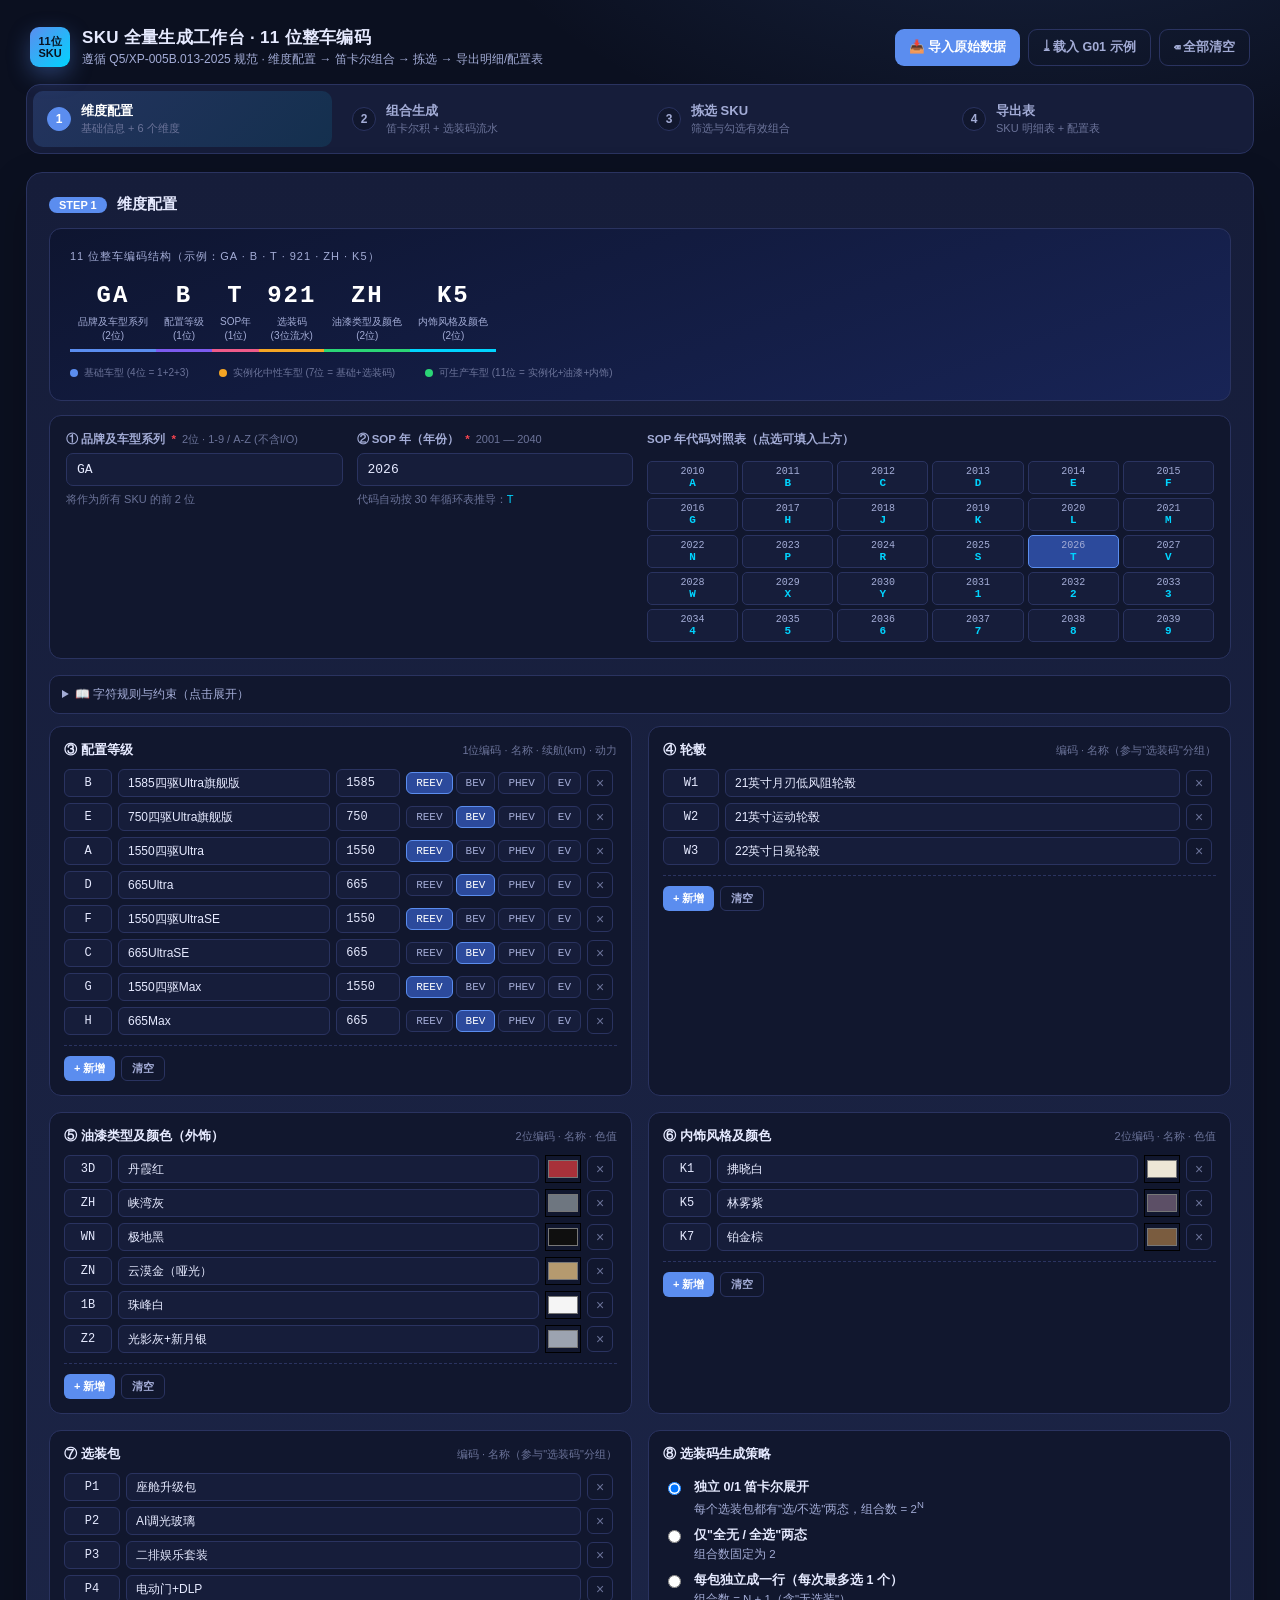
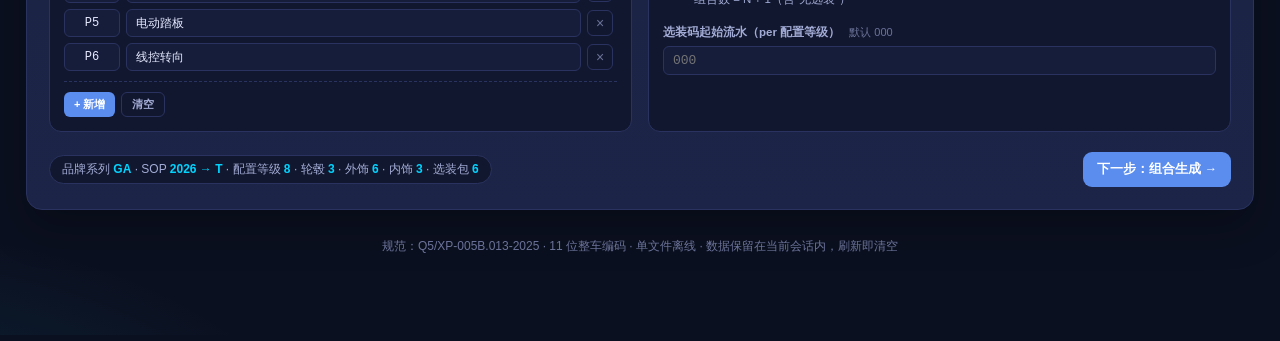
<file: sku-configurator---产品配置与编码生成引擎/index.html>
<!DOCTYPE html>
<html lang="zh-CN">
<head>
<meta charset="UTF-8" />
<meta name="viewport" content="width=device-width, initial-scale=1.0" />
<title>SKU 全量生成工作台 · 11 位整车编码</title>
<style>
  :root {
    --bg: #0b1020;
    --bg-2: #11172e;
    --panel: #161d3a;
    --panel-2: #1c2547;
    --border: #2a3360;
    --text: #e6eaff;
    --text-2: #a3acd6;
    --muted: #6b7399;
    --primary: #5b8def;
    --primary-2: #3d6fe0;
    --accent: #00d4ff;
    --success: #2bd576;
    --warn: #f5a524;
    --danger: #f5444f;
    --chip: #232c55;
    --chip-active: #2c4a9c;
  }
  * { box-sizing: border-box; }
  html, body { margin:0; padding:0; background:var(--bg); color:var(--text);
    font-family:-apple-system,BlinkMacSystemFont,"PingFang SC","Microsoft Yahei",sans-serif;
    -webkit-font-smoothing:antialiased; }
  body { min-height:100vh; background:
    radial-gradient(1000px 600px at 80% -10%, rgba(91,141,239,.18), transparent 60%),
    radial-gradient(800px 500px at -10% 110%, rgba(0,212,255,.14), transparent 60%),
    var(--bg);
  }
  .app { max-width:1480px; margin:0 auto; padding:22px 26px 80px; }

  header.app-header { display:flex; align-items:center; justify-content:space-between;
    padding:4px 4px 16px; gap:16px; flex-wrap:wrap; }
  .brand { display:flex; align-items:center; gap:12px; }
  .brand-mark { width:40px; height:40px; border-radius:9px;
    background:linear-gradient(135deg,var(--primary),var(--accent));
    display:grid; place-items:center; color:#08111f; font-weight:800; font-size:11px; line-height:1.1;
    box-shadow:0 8px 22px rgba(91,141,239,.35); text-align:center;}
  .brand h1 { font-size:17px; margin:0; letter-spacing:.3px; }
  .brand .sub { font-size:12px; color:var(--text-2); margin-top:2px; }
  .header-actions { display:flex; gap:8px; }

  /* Stepper */
  .stepper { display:flex; gap:6px; margin-bottom:18px; background:var(--panel);
    border:1px solid var(--border); border-radius:14px; padding:6px; }
  .step-btn { flex:1; padding:11px 14px; border-radius:10px; cursor:pointer;
    transition:all .15s ease; user-select:none; display:flex; align-items:center; gap:10px;
    color:var(--text-2); font-size:13px; }
  .step-btn .num { width:24px; height:24px; border-radius:50%;
    background:var(--bg-2); display:grid; place-items:center; color:var(--text-2);
    font-weight:700; font-size:12px; flex-shrink:0; border:1px solid var(--border); }
  .step-btn:hover { color:var(--text); background:rgba(91,141,239,.08); }
  .step-btn.active { background:linear-gradient(135deg,rgba(91,141,239,.2),rgba(0,212,255,.1));
    color:#fff; border-color:var(--primary); }
  .step-btn.active .num { background:var(--primary); color:#fff; border-color:var(--primary); }
  .step-btn.done .num { background:var(--success); color:#08111f; border-color:var(--success); }
  .step-btn .step-title { font-weight:600; }
  .step-btn .step-desc { font-size:11px; color:var(--muted); margin-top:1px; }
  .step-btn-text { display:flex; flex-direction:column; }

  .card { background:linear-gradient(180deg,var(--panel) 0%,var(--panel-2) 100%);
    border:1px solid var(--border); border-radius:16px; padding:22px;
    box-shadow:0 18px 40px rgba(0,0,0,.25); }
  .card h2 { font-size:15px; margin:0 0 14px; display:flex; align-items:center; gap:10px; }
  .card h2 .badge-num { background:var(--primary); color:#fff; padding:2px 10px;
    border-radius:999px; font-size:11px; font-weight:700; }

  .pill { background:var(--bg-2); border:1px solid var(--border); color:var(--text-2);
    padding:5px 12px; border-radius:999px; font-size:12px; }
  .pill b { color:var(--accent); font-weight:600; }

  button.btn { background:var(--primary); border:none; color:#fff; padding:9px 14px;
    border-radius:9px; font-size:12.5px; font-weight:600; cursor:pointer;
    transition:all .15s ease; }
  button.btn:hover { background:var(--primary-2); transform:translateY(-1px); }
  button.btn.ghost { background:transparent; border:1px solid var(--border); color:var(--text-2); }
  button.btn.ghost:hover { color:var(--text); border-color:var(--primary); }
  button.btn.danger { background:transparent; border:1px solid rgba(245,68,79,.4); color:var(--danger); }
  button.btn.danger:hover { background:rgba(245,68,79,.1); }
  button.btn.tiny { padding:4px 10px; font-size:11px; border-radius:6px; }
  button.btn:disabled { opacity:.4; cursor:not-allowed; transform:none; }

  /* Base info section */
  .base-info {
    display:grid; grid-template-columns:repeat(auto-fit, minmax(210px, 1fr));
    gap:14px; padding:16px; margin-bottom:16px;
    background:var(--bg-2); border:1px solid var(--border); border-radius:12px;
  }
  .base-field { display:flex; flex-direction:column; gap:6px; }
  .base-field label { font-size:11.5px; color:var(--text-2); font-weight:600; }
  .base-field label .req { color:var(--danger); margin-left:3px; }
  .base-field label .rule { color:var(--muted); font-weight:400; margin-left:6px; font-size:11px; }
  .base-field input, .base-field select {
    background:var(--panel); border:1px solid var(--border); color:var(--text);
    padding:8px 10px; border-radius:7px; font-size:13px; outline:none;
    font-family:"SF Mono",Menlo,monospace;
  }
  .base-field input:focus, .base-field select:focus { border-color:var(--primary); }
  .base-field input.invalid { border-color:var(--danger); background:rgba(245,68,79,.05); }
  .base-field .hint { font-size:11px; color:var(--muted); }
  .base-field .hint.code-derived { color:var(--accent); font-family:"SF Mono",Menlo,monospace; }

  /* Step 1: dimension grid */
  .dim-grid { display:grid; grid-template-columns:repeat(2,1fr); gap:16px; }
  @media (max-width:980px) { .dim-grid { grid-template-columns:1fr; } }
  .dim-card { background:var(--bg-2); border:1px solid var(--border); border-radius:12px; padding:14px; }
  .dim-card h3 { margin:0 0 10px; font-size:13px; color:var(--text); display:flex;
    align-items:center; justify-content:space-between; }
  .dim-card h3 .meta { color:var(--muted); font-size:11px; font-weight:400; }
  .dim-rows { display:flex; flex-direction:column; gap:6px; max-height:340px; overflow-y:auto; padding-right:4px; }
  .dim-rows::-webkit-scrollbar { width:6px; }
  .dim-rows::-webkit-scrollbar-thumb { background:var(--border); border-radius:3px; }
  .dim-row { display:flex; gap:6px; align-items:center; }
  .dim-row input[type=text], .dim-row input[type=number] {
    flex:1; min-width:0; background:var(--panel); border:1px solid var(--border);
    color:var(--text); padding:6px 9px; border-radius:6px; font-size:12px; outline:none;
    font-family:"SF Mono",Menlo,monospace;
  }
  .dim-row input:focus { border-color:var(--primary); }
  .dim-row input.invalid { border-color:var(--danger); background:rgba(245,68,79,.05); }
  .dim-row input.code-1 { max-width:48px; flex:0 0 48px; text-align:center; text-transform:uppercase; }
  .dim-row input.code-2 { max-width:56px; flex:0 0 56px; text-align:center; text-transform:uppercase; }
  .dim-row input.code-3 { max-width:64px; flex:0 0 64px; text-align:center; text-transform:uppercase; }
  .dim-row input.km { max-width:64px; flex:0 0 64px; }
  .dim-row input.color { max-width:36px; flex:0 0 36px; padding:0; height:28px;
    background:transparent; cursor:pointer; }
  .dim-row .pwr-chips { display:flex; gap:3px; }
  .dim-row .pwr-chips .pchip { padding:4px 9px; background:var(--panel); border:1px solid var(--border);
    color:var(--text-2); border-radius:6px; font-size:11px; cursor:pointer; user-select:none; font-family:"SF Mono",Menlo,monospace; }
  .dim-row .pwr-chips .pchip.active { background:var(--chip-active); color:#fff; border-color:var(--primary); }
  .dim-row .del { background:transparent; border:1px solid var(--border); color:var(--muted);
    width:26px; height:26px; border-radius:6px; cursor:pointer; flex-shrink:0;
    transition:all .15s ease; font-size:14px; line-height:1; }
  .dim-row .del:hover { color:var(--danger); border-color:var(--danger); }
  .dim-actions { display:flex; gap:6px; margin-top:10px; padding-top:10px; border-top:1px dashed var(--border); }

  /* Code preview chip in row */
  .code-preview {
    background:rgba(0,212,255,.08); border:1px solid rgba(0,212,255,.3);
    color:var(--accent); padding:4px 8px; border-radius:6px; font-size:11px;
    font-family:"SF Mono",Menlo,monospace; flex-shrink:0;
  }

  /* Step 2 */
  .combo-summary { display:grid; grid-template-columns:repeat(auto-fit,minmax(150px,1fr));
    gap:10px; margin-bottom:14px; }
  .combo-stat { background:var(--bg-2); border:1px solid var(--border); border-radius:10px; padding:11px 14px; }
  .combo-stat .label { font-size:11px; color:var(--text-2); }
  .combo-stat .value { font-size:18px; color:var(--text); font-weight:700; margin-top:3px;
    font-family:"SF Mono",Menlo,monospace; }
  .combo-stat .value.accent { color:var(--accent); }
  .combo-formula { background:var(--bg-2); border:1px solid var(--border); border-radius:10px;
    padding:14px 16px; font-family:"SF Mono",Menlo,monospace; font-size:13px;
    color:var(--text-2); margin-bottom:14px; line-height:1.7; }
  .combo-formula b { color:var(--accent); font-weight:700; }
  .combo-formula .total { font-size:18px; color:#fff; }

  /* Encoding rule diagram */
  .encoding-diagram {
    background:linear-gradient(160deg,#0e1530 0%,#182456 100%);
    border:1px solid var(--border); border-radius:12px;
    padding:20px; margin-bottom:14px;
  }
  .encoding-diagram .label { font-size:11px; color:var(--text-2); letter-spacing:1px;
    text-transform:uppercase; margin-bottom:10px; }
  .encoding-diagram .sample {
    display:flex; gap:0; font-family:"SF Mono",Menlo,monospace; font-size:24px;
    font-weight:700; letter-spacing:2px; flex-wrap:wrap;
  }
  .encoding-diagram .seg {
    display:flex; flex-direction:column; align-items:center; padding:8px 8px 6px;
    border-bottom:3px solid var(--primary); position:relative;
  }
  .encoding-diagram .seg .bits { color:#fff; }
  .encoding-diagram .seg .desc { font-size:10px; color:var(--text-2); margin-top:6px;
    font-weight:400; letter-spacing:0; font-family:-apple-system,sans-serif; text-align:center; }
  .encoding-diagram .seg.s1 { border-color:#5b8def; }
  .encoding-diagram .seg.s2 { border-color:#7c5bef; }
  .encoding-diagram .seg.s3 { border-color:#ef5b89; }
  .encoding-diagram .seg.s4 { border-color:#f5a524; }
  .encoding-diagram .seg.s5 { border-color:#2bd576; }
  .encoding-diagram .seg.s6 { border-color:#00d4ff; }
  .encoding-diagram .group-label { font-size:10px; color:var(--muted); margin-top:14px;
    display:flex; gap:30px; }
  .encoding-diagram .group-label span { display:flex; align-items:center; gap:6px; }
  .encoding-diagram .group-label .dot { width:8px; height:8px; border-radius:50%; background:var(--border); }

  /* Tables */
  .filter-bar { display:flex; gap:8px; flex-wrap:wrap; align-items:center;
    margin-bottom:12px; padding:12px; background:var(--bg-2); border:1px solid var(--border); border-radius:10px; }
  .filter-bar select, .filter-bar input { background:var(--panel); border:1px solid var(--border);
    color:var(--text); padding:7px 10px; border-radius:7px; font-size:12.5px; outline:none; }
  .filter-bar label { font-size:11px; color:var(--text-2); margin-right:4px; }
  .selection-bar { display:flex; gap:8px; align-items:center; margin-bottom:12px; flex-wrap:wrap; }
  .sel-stat { font-size:12px; color:var(--text-2); }
  .sel-stat b { color:var(--accent); font-size:13px; }

  .tbl-wrap { overflow-x:auto; max-height:560px; overflow-y:auto;
    border:1px solid var(--border); border-radius:10px; background:var(--bg-2); }
  table.tbl { width:100%; border-collapse:collapse; font-size:12.5px; }
  table.tbl th, table.tbl td { padding:8px 12px; text-align:left;
    border-bottom:1px solid var(--border); white-space:nowrap; }
  table.tbl thead th { background:var(--panel); color:var(--text-2);
    font-weight:600; font-size:11px; text-transform:uppercase; letter-spacing:.5px;
    position:sticky; top:0; z-index:2; }
  table.tbl td code { color:var(--accent); font-family:"SF Mono",Menlo,monospace;
    font-size:11.5px; background:rgba(0,212,255,.08); padding:2px 6px; border-radius:4px; }
  table.tbl td code.full { font-size:12.5px; font-weight:600; padding:3px 9px; letter-spacing:.5px; }
  table.tbl tr:hover td { background:rgba(91,141,239,.06); }
  table.tbl tr.selected td { background:rgba(43,213,118,.06); }
  table.tbl .swatch { display:inline-block; width:12px; height:12px; border-radius:50%;
    margin-right:6px; vertical-align:-1px; border:1px solid rgba(255,255,255,.25); }
  table.tbl input[type=checkbox] { cursor:pointer; }
  table.tbl .badge-pwr { font-size:11px; padding:2px 7px; border-radius:999px;
    border:1px solid; font-weight:600; }
  .badge-pwr.reev, .badge-pwr.增程 { color:var(--warn); border-color:rgba(245,165,36,.4); background:rgba(245,165,36,.08); }
  .badge-pwr.bev, .badge-pwr.纯电 { color:var(--success); border-color:rgba(43,213,118,.4); background:rgba(43,213,118,.08); }
  .badge-pwr.phev { color:var(--accent); border-color:rgba(0,212,255,.4); background:rgba(0,212,255,.08); }

  .pagination { display:flex; gap:6px; align-items:center; justify-content:center; margin-top:12px; }
  .pagination button { background:var(--bg-2); border:1px solid var(--border);
    color:var(--text-2); padding:5px 11px; border-radius:6px; font-size:12px; cursor:pointer; }
  .pagination button:hover { color:var(--text); border-color:var(--primary); }
  .pagination button.active { background:var(--primary); color:#fff; border-color:var(--primary); }
  .pagination .ellipsis { color:var(--muted); padding:5px 4px; }
  .pagination .info { font-size:12px; color:var(--text-2); margin:0 10px; }

  .export-grid { display:grid; gap:18px; }
  .export-section { background:var(--bg-2); border:1px solid var(--border); border-radius:12px; padding:14px; }
  .export-section h3 { margin:0 0 10px; font-size:14px; display:flex; justify-content:space-between; align-items:center; }
  .export-section h3 .actions { display:flex; gap:6px; }
  .matrix-cell { text-align:center; }
  .tag-yes { color:var(--success); font-weight:700; }
  .tag-no { color:var(--muted); }

  .toast { position:fixed; bottom:30px; left:50%; transform:translateX(-50%);
    background:#0a0f23; border:1px solid var(--border); color:var(--text);
    padding:10px 16px; border-radius:10px; font-size:13px;
    box-shadow:0 12px 30px rgba(0,0,0,.5);
    opacity:0; transition:opacity .25s ease, transform .25s ease;
    pointer-events:none; z-index:100; }
  .toast.show { opacity:1; transform:translateX(-50%) translateY(-4px); }

  .hidden { display:none !important; }
  .empty-state { text-align:center; padding:40px 20px; color:var(--muted); }
  .empty-state .icon { font-size:36px; margin-bottom:10px; opacity:.5; }
  footer.foot { margin-top:28px; text-align:center; color:var(--muted); font-size:12px; }
  details { background:var(--bg-2); border:1px solid var(--border); border-radius:10px;
    padding:10px 12px; margin-bottom:12px; }
  details summary { cursor:pointer; font-size:12px; color:var(--text-2); }
  details summary:hover { color:var(--text); }
  details[open] summary { color:var(--text); margin-bottom:8px; }
  details code { color:var(--accent); font-size:11.5px; }

  .notice {
    background:rgba(0,212,255,.06); border:1px solid rgba(0,212,255,.25); color:#9be8ff;
    padding:10px 14px; border-radius:10px; font-size:12px; line-height:1.6; margin-bottom:14px;
  }
  .notice b { color:var(--accent); }

  .year-table {
    display:grid; grid-template-columns:repeat(6, 1fr); gap:4px; font-size:11px;
    font-family:"SF Mono",Menlo,monospace; margin-top:8px;
  }
  .year-table .yc {
    background:var(--panel); border:1px solid var(--border); padding:4px 6px;
    border-radius:5px; text-align:center; cursor:pointer;
  }
  .year-table .yc:hover { border-color:var(--primary); }
  .year-table .yc.current { background:var(--chip-active); border-color:var(--primary); color:#fff; }
  .year-table .yc .y { color:var(--text-2); font-size:10px; }
  .year-table .yc .c { color:var(--accent); font-weight:700; }

  /* Import modal */
  .modal-bg { position:fixed; inset:0; background:rgba(0,0,0,.65); backdrop-filter:blur(4px);
    z-index:200; display:flex; align-items:center; justify-content:center; padding:20px; }
  .modal { background:linear-gradient(180deg,var(--panel) 0%,var(--panel-2) 100%);
    border:1px solid var(--border); border-radius:14px; width:920px; max-width:100%;
    max-height:90vh; display:flex; flex-direction:column; box-shadow:0 30px 80px rgba(0,0,0,.6); }
  .modal-head { padding:16px 20px; border-bottom:1px solid var(--border);
    display:flex; justify-content:space-between; align-items:center; }
  .modal-head h3 { margin:0; font-size:15px; }
  .modal-body { padding:18px 20px; overflow-y:auto; flex:1; }
  .modal-foot { padding:14px 20px; border-top:1px solid var(--border);
    display:flex; justify-content:flex-end; gap:8px; }
  .modal-close { background:transparent; border:none; color:var(--muted); cursor:pointer;
    font-size:22px; line-height:1; padding:0; }
  .modal-close:hover { color:var(--text); }
  #importPaste { width:100%; height:140px; background:var(--bg-2); border:1px solid var(--border);
    color:var(--text); padding:10px; border-radius:8px; font-family:"SF Mono",Menlo,monospace;
    font-size:11.5px; outline:none; resize:vertical; }
  #importPaste:focus { border-color:var(--primary); }
  .import-actions { display:flex; gap:8px; align-items:center; margin-top:10px; flex-wrap:wrap; }
  .import-actions input[type=file] { background:var(--bg-2); border:1px solid var(--border);
    color:var(--text-2); padding:7px 10px; border-radius:7px; font-size:12px; }
  #importPreview { margin-top:14px; }
  #importPreview .preview-head { font-size:12.5px; color:var(--text-2); margin-bottom:8px; }
  #importPreview .preview-head b { color:var(--accent); }
  #importPreview .preview-block { margin-bottom:14px; background:var(--bg-2);
    border:1px solid var(--border); border-radius:10px; padding:10px 14px; }
  #importPreview .preview-block .title { font-size:12px; color:var(--text); font-weight:600;
    margin-bottom:6px; display:flex; justify-content:space-between; }
  #importPreview .preview-block .title .cnt { color:var(--accent); }
  #importPreview .preview-block .items { display:flex; flex-wrap:wrap; gap:6px; }
  #importPreview .preview-block .it { background:var(--panel); border:1px solid var(--border);
    color:var(--text-2); padding:3px 8px; border-radius:5px; font-size:11.5px;
    font-family:"SF Mono",Menlo,monospace; }
  #importPreview .preview-block .it b { color:var(--accent); margin-right:6px; }
  .alert.err { background:rgba(245,68,79,.08); border:1px solid rgba(245,68,79,.4);
    color:#ff9aa2; padding:10px 14px; border-radius:8px; font-size:12px; }

  /* Excel sheet/column picker (inside modal) */
  .xlsx-picker { background:rgba(91,141,239,.06); border:1px solid rgba(91,141,239,.3);
    border-radius:10px; padding:12px 14px; margin-bottom:12px; }
  .xlsx-picker .x-row { display:flex; gap:10px; align-items:center; flex-wrap:wrap; margin-bottom:8px; }
  .xlsx-picker label { font-size:11.5px; color:var(--text-2); font-weight:600; }
  .xlsx-picker select { background:var(--panel); border:1px solid var(--border);
    color:var(--text); padding:6px 10px; border-radius:7px; font-size:12px; outline:none;
    font-family:"SF Mono",Menlo,monospace; min-width:180px; }
  .xlsx-picker select:focus { border-color:var(--primary); }
  .xlsx-picker .x-stat { font-size:11.5px; color:var(--muted); margin-top:4px; }
  .xlsx-picker .x-stat b { color:var(--accent); }
</style>
</head>
<body>
<div class="app">

<header class="app-header">
  <div class="brand">
    <div class="brand-mark">11位<br>SKU</div>
    <div>
      <h1>SKU 全量生成工作台 · 11 位整车编码</h1>
      <div class="sub">遵循 Q5/XP-005B.013-2025 规范 · 维度配置 → 笛卡尔组合 → 拣选 → 导出明细/配置表</div>
    </div>
  </div>
  <div class="header-actions">
    <button class="btn" id="btnImport">📥 导入原始数据</button>
    <button class="btn ghost" id="btnLoadG01">⤓ 载入 G01 示例</button>
    <button class="btn ghost" id="btnClearAll">⌫ 全部清空</button>
  </div>
</header>

<div class="stepper">
  <div class="step-btn active" data-step="1">
    <div class="num">1</div>
    <div class="step-btn-text">
      <div class="step-title">维度配置</div>
      <div class="step-desc">基础信息 + 6 个维度</div>
    </div>
  </div>
  <div class="step-btn" data-step="2">
    <div class="num">2</div>
    <div class="step-btn-text">
      <div class="step-title">组合生成</div>
      <div class="step-desc">笛卡尔积 + 选装码流水</div>
    </div>
  </div>
  <div class="step-btn" data-step="3">
    <div class="num">3</div>
    <div class="step-btn-text">
      <div class="step-title">拣选 SKU</div>
      <div class="step-desc">筛选与勾选有效组合</div>
    </div>
  </div>
  <div class="step-btn" data-step="4">
    <div class="num">4</div>
    <div class="step-btn-text">
      <div class="step-title">导出表</div>
      <div class="step-desc">SKU 明细表 + 配置表</div>
    </div>
  </div>
</div>

<!-- ============ STEP 1 : 维度配置 ============ -->
<section id="step-1" class="card">
  <h2><span class="badge-num">STEP 1</span>维度配置</h2>

  <!-- Encoding Diagram -->
  <div class="encoding-diagram">
    <div class="label">11 位整车编码结构（示例：GA · B · T · 921 · ZH · K5）</div>
    <div class="sample">
      <div class="seg s1"><span class="bits">GA</span><span class="desc">品牌及车型系列<br>(2位)</span></div>
      <div class="seg s2"><span class="bits">B</span><span class="desc">配置等级<br>(1位)</span></div>
      <div class="seg s3"><span class="bits">T</span><span class="desc">SOP年<br>(1位)</span></div>
      <div class="seg s4"><span class="bits">921</span><span class="desc">选装码<br>(3位流水)</span></div>
      <div class="seg s5"><span class="bits">ZH</span><span class="desc">油漆类型及颜色<br>(2位)</span></div>
      <div class="seg s6"><span class="bits">K5</span><span class="desc">内饰风格及颜色<br>(2位)</span></div>
    </div>
    <div class="group-label">
      <span><span class="dot" style="background:#5b8def"></span> 基础车型 (4位 = 1+2+3)</span>
      <span><span class="dot" style="background:#f5a524"></span> 实例化中性车型 (7位 = 基础+选装码)</span>
      <span><span class="dot" style="background:#2bd576"></span> 可生产车型 (11位 = 实例化+油漆+内饰)</span>
    </div>
  </div>

  <!-- Base info -->
  <div class="base-info">
    <div class="base-field">
      <label>① 品牌及车型系列 <span class="req">*</span><span class="rule">2位 · 1-9 / A-Z (不含I/O)</span></label>
      <input id="brandSeries" maxlength="2" placeholder="如 GA" />
      <div class="hint">将作为所有 SKU 的前 2 位</div>
    </div>
    <div class="base-field">
      <label>② SOP 年（年份） <span class="req">*</span><span class="rule">2001 — 2040</span></label>
      <input id="sopYear" type="number" min="2001" max="2040" step="1" placeholder="如 2026" />
      <div class="hint">代码自动按 30 年循环表推导：<span id="sopYearCode" class="code-derived">—</span></div>
    </div>
    <div class="base-field" style="grid-column: span 2;">
      <label>SOP 年代码对照表（点选可填入上方）</label>
      <div class="year-table" id="yearTable"></div>
    </div>
  </div>

  <details>
    <summary>📖 字符规则与约束（点击展开）</summary>
    <div style="font-size:12px; color:var(--text-2); line-height:1.7; padding-top:6px;">
      • 品牌及车型系列 / 配置等级 / 油漆 / 内饰：仅允许 <code>1-9</code> 与大写字母（<b>I、O 除外</b>）<br>
      • SOP 年：来自上方 30 年循环对照表<br>
      • 选装码：3 位数字（0-9）或字母（I/O除外），由系统按"基础车型"分组从 <code>000</code> 起流水编号<br>
      • 输入框红边表示该字段不符合字符规则
    </div>
  </details>

  <div class="dim-grid">
    <div class="dim-card" data-dim="level">
      <h3>③ 配置等级 <span class="meta">1位编码 · 名称 · 续航(km) · 动力</span></h3>
      <div class="dim-rows"></div>
      <div class="dim-actions">
        <button class="btn tiny" data-act="add">+ 新增</button>
        <button class="btn ghost tiny" data-act="clear">清空</button>
      </div>
    </div>

    <div class="dim-card" data-dim="wheel">
      <h3>④ 轮毂 <span class="meta">编码 · 名称（参与"选装码"分组）</span></h3>
      <div class="dim-rows"></div>
      <div class="dim-actions">
        <button class="btn tiny" data-act="add">+ 新增</button>
        <button class="btn ghost tiny" data-act="clear">清空</button>
      </div>
    </div>

    <div class="dim-card" data-dim="exterior">
      <h3>⑤ 油漆类型及颜色（外饰） <span class="meta">2位编码 · 名称 · 色值</span></h3>
      <div class="dim-rows"></div>
      <div class="dim-actions">
        <button class="btn tiny" data-act="add">+ 新增</button>
        <button class="btn ghost tiny" data-act="clear">清空</button>
      </div>
    </div>

    <div class="dim-card" data-dim="interior">
      <h3>⑥ 内饰风格及颜色 <span class="meta">2位编码 · 名称 · 色值</span></h3>
      <div class="dim-rows"></div>
      <div class="dim-actions">
        <button class="btn tiny" data-act="add">+ 新增</button>
        <button class="btn ghost tiny" data-act="clear">清空</button>
      </div>
    </div>

    <div class="dim-card" data-dim="package">
      <h3>⑦ 选装包 <span class="meta">编码 · 名称（参与"选装码"分组）</span></h3>
      <div class="dim-rows"></div>
      <div class="dim-actions">
        <button class="btn tiny" data-act="add">+ 新增</button>
        <button class="btn ghost tiny" data-act="clear">清空</button>
      </div>
    </div>

    <div class="dim-card" data-dim="optionMode" style="display:flex; flex-direction:column;">
      <h3>⑧ 选装码生成策略</h3>
      <div style="display:flex; flex-direction:column; gap:10px; flex:1; padding:6px 0;">
        <label style="display:flex; gap:10px; align-items:flex-start; font-size:12.5px; color:var(--text); cursor:pointer;">
          <input type="radio" name="optMode" value="cartesian" checked style="margin-top:3px;"/>
          <div>
            <div style="font-weight:600;">独立 0/1 笛卡尔展开</div>
            <div style="color:var(--text-2); font-size:11.5px; margin-top:3px;">每个选装包都有"选/不选"两态，组合数 = 2<sup>N</sup></div>
          </div>
        </label>
        <label style="display:flex; gap:10px; align-items:flex-start; font-size:12.5px; color:var(--text); cursor:pointer;">
          <input type="radio" name="optMode" value="bipolar" style="margin-top:3px;"/>
          <div>
            <div style="font-weight:600;">仅"全无 / 全选"两态</div>
            <div style="color:var(--text-2); font-size:11.5px; margin-top:3px;">组合数固定为 2</div>
          </div>
        </label>
        <label style="display:flex; gap:10px; align-items:flex-start; font-size:12.5px; color:var(--text); cursor:pointer;">
          <input type="radio" name="optMode" value="single" style="margin-top:3px;"/>
          <div>
            <div style="font-weight:600;">每包独立成一行（每次最多选 1 个）</div>
            <div style="color:var(--text-2); font-size:11.5px; margin-top:3px;">组合数 = N + 1（含"无选装"）</div>
          </div>
        </label>
        <div class="base-field" style="margin-top:8px;">
          <label>选装码起始流水（per 配置等级） <span class="rule">默认 000</span></label>
          <input id="optStart" maxlength="3" placeholder="000" style="background:var(--panel); border:1px solid var(--border); color:var(--text); padding:6px 9px; border-radius:6px; font-family:'SF Mono',Menlo,monospace;"/>
        </div>
      </div>
    </div>
  </div>

  <div style="margin-top:20px; display:flex; justify-content:space-between; align-items:center; flex-wrap:wrap; gap:10px;">
    <div class="pill" id="dimSummary">已配置：—</div>
    <button class="btn" id="btnGoStep2">下一步：组合生成 →</button>
  </div>
</section>

<!-- ============ STEP 2 : 组合生成 ============ -->
<section id="step-2" class="card hidden">
  <h2><span class="badge-num">STEP 2</span>组合生成</h2>

  <div class="combo-formula" id="comboFormula"></div>
  <div class="combo-summary" id="comboSummary"></div>

  <div style="display:flex; gap:8px; margin-bottom:14px; flex-wrap:wrap;">
    <button class="btn" id="btnGenerateCombos">⚡ 生成全部组合 SKU</button>
    <span style="flex:1;"></span>
    <button class="btn ghost" id="btnPrev2">← 上一步</button>
    <button class="btn" id="btnGoStep3" disabled>下一步：拣选 SKU →</button>
  </div>

  <div id="comboPreview"></div>
</section>

<!-- ============ STEP 3 : 拣选 SKU ============ -->
<section id="step-3" class="card hidden">
  <h2><span class="badge-num">STEP 3</span>拣选 SKU</h2>

  <div class="filter-bar">
    <label>配置等级</label><select data-filter="level"><option value="">全部</option></select>
    <label>动力</label><select data-filter="power"><option value="">全部</option></select>
    <label>外饰</label><select data-filter="exterior"><option value="">全部</option></select>
    <label>内饰</label><select data-filter="interior"><option value="">全部</option></select>
    <label>轮毂</label><select data-filter="wheel"><option value="">全部</option></select>
    <input type="text" placeholder="搜索 SKU 编码 / 名称…" id="searchInput" style="flex:1; min-width:160px;"/>
    <button class="btn ghost tiny" id="btnClearFilter">清空筛选</button>
  </div>

  <div class="selection-bar">
    <span class="sel-stat">已选：<b id="selCount">0</b> / 当前筛选：<b id="filterCount">0</b> / 全部：<b id="totalCount">0</b></span>
    <span style="flex:1;"></span>
    <button class="btn ghost tiny" id="btnSelectFiltered">✓ 选中筛选项</button>
    <button class="btn ghost tiny" id="btnUnselectFiltered">✕ 取消筛选项</button>
    <button class="btn ghost tiny" id="btnInvertSel">⇅ 反选</button>
    <button class="btn ghost tiny" id="btnSelectAll">全选</button>
    <button class="btn ghost tiny" id="btnSelectNone">全不选</button>
    <span style="width:8px;"></span>
    <button class="btn ghost" id="btnPrev3">← 上一步</button>
    <button class="btn" id="btnGoStep4">下一步：导出表 →</button>
  </div>

  <div class="tbl-wrap">
    <table class="tbl">
      <thead>
        <tr>
          <th><input type="checkbox" id="chkAllPage" title="本页全选/全不选" /></th>
          <th>#</th>
          <th>11位 SKU</th>
          <th>基础车型</th>
          <th>选装码</th>
          <th>配置等级</th>
          <th>续航</th>
          <th>动力</th>
          <th>轮毂</th>
          <th>外饰</th>
          <th>内饰</th>
          <th>选装包</th>
        </tr>
      </thead>
      <tbody id="comboTbody"></tbody>
    </table>
  </div>
  <div class="pagination" id="pagination"></div>
</section>

<!-- ============ STEP 4 : 导出表 ============ -->
<section id="step-4" class="card hidden">
  <h2><span class="badge-num">STEP 4</span>导出表</h2>
  <div class="combo-summary">
    <div class="combo-stat"><div class="label">已选 SKU</div><div class="value accent" id="exportSelCount">0</div></div>
    <div class="combo-stat"><div class="label">基础车型</div><div class="value" id="exportLevelCount">0</div></div>
    <div class="combo-stat"><div class="label">外饰组合</div><div class="value" id="exportExtCount">0</div></div>
    <div class="combo-stat"><div class="label">轮毂组合</div><div class="value" id="exportWheelCount">0</div></div>
  </div>

  <div class="export-grid">
    <div class="export-section">
      <h3>📋 SKU 明细表 <div class="actions">
        <button class="btn tiny" data-export="detail-csv">⬇ CSV</button>
        <button class="btn tiny ghost" data-export="detail-json">⬇ JSON</button>
        <button class="btn tiny ghost" data-export="detail-copy">📋 复制 TSV</button>
      </div></h3>
      <div class="tbl-wrap" style="max-height:400px;">
        <table class="tbl" id="detailTable"></table>
      </div>
    </div>

    <div class="export-section">
      <h3>📊 配置表（按基础车型汇总） <div class="actions">
        <button class="btn tiny" data-export="config-csv">⬇ CSV</button>
        <button class="btn tiny ghost" data-export="config-json">⬇ JSON</button>
      </div></h3>
      <div class="tbl-wrap" style="max-height:300px;">
        <table class="tbl" id="configTable"></table>
      </div>
    </div>

    <div class="export-section">
      <h3>🎨 外饰 × 内饰 × 配置等级 矩阵 <div class="actions">
        <button class="btn tiny ghost" data-export="matrix-csv">⬇ CSV</button>
      </div></h3>
      <div class="tbl-wrap" style="max-height:400px;">
        <table class="tbl" id="matrixTable"></table>
      </div>
    </div>
  </div>

  <div style="margin-top:18px; display:flex; gap:8px;">
    <button class="btn ghost" id="btnPrev4">← 返回拣选</button>
    <span style="flex:1;"></span>
    <button class="btn" id="btnExportAll">⬇ 一键打包导出（JSON）</button>
  </div>
</section>

<footer class="foot">
  规范：Q5/XP-005B.013-2025 · 11 位整车编码 · 单文件离线 · 数据保留在当前会话内，刷新即清空
</footer>
</div>

<!-- Import Modal -->
<div class="modal-bg hidden" id="importModal">
  <div class="modal">
    <div class="modal-head">
      <h3>📥 导入原始 SKU 数据 · 反向拆解</h3>
      <button class="modal-close" id="importClose">×</button>
    </div>
    <div class="modal-body">
      <div class="notice">
        支持 <b>3 种导入方式</b>：<br>
        ① 上传 <b>Excel (.xlsx/.xls)</b> 文件 → 选择工作表与 C/F 列 → 自动提取<br>
        ② 上传 <b>CSV/TSV/TXT</b> 文件<br>
        ③ 直接<b>粘贴</b>两列内容（C 列描述 + F 列 11 位 SKU 码，制表符或逗号分隔）<br>
        系统将识别：品牌系列 / SOP 年 / 配置等级 / 续航 / 动力 / 轮毂 / 外饰 / 内饰 / 选装包。
      </div>

      <div class="import-actions" style="margin-top:0; margin-bottom:10px;">
        <input type="file" id="importFile" accept=".xlsx,.xls,.xlsm,.csv,.tsv,.txt" />
        <span style="font-size:11.5px; color:var(--muted);">⬆ 选择文件后会自动读取</span>
      </div>

      <div class="xlsx-picker hidden" id="xlsxPicker">
        <div class="x-row">
          <label>工作表</label>
          <select id="xlsxSheet"></select>
          <label>C 列（描述）</label>
          <select id="xlsxColC"></select>
          <label>F 列（11位SKU）</label>
          <select id="xlsxColF"></select>
          <button class="btn tiny" id="btnXlsxExtract">📋 提取至文本框</button>
        </div>
        <div class="x-stat" id="xlsxStat"></div>
      </div>

      <textarea id="importPaste" placeholder="示例（用 Tab 分隔两列）：
小鹏GX 超级增程 430四驱Ultra科技旗舰 21英寸低风阻轮毂 座舱升级包 AI调光玻璃 二排娱乐套装 电动门+DLP 电动踏板 暗香红 静谧白	GABT9213DK1
小鹏GX 超级增程 430四驱Ultra科技旗舰 21英寸低风阻轮毂 座舱升级包 AI调光玻璃 二排娱乐套装 电动门+DLP 电动踏板 暗香红 林雾紫	GABT9213DK5
..."></textarea>
      <div class="import-actions">
        <button class="btn ghost" id="btnParseImport">🔍 解析数据</button>
        <span style="flex:1"></span>
        <span style="font-size:11.5px; color:var(--muted);">表头自动跳过 · F 列识别为 11 位字母数字</span>
      </div>
      <div id="importPreview"></div>
    </div>
    <div class="modal-foot">
      <label style="display:flex; align-items:center; gap:6px; font-size:12px; color:var(--text-2); margin-right:auto;">
        <input type="checkbox" id="optPreselect" checked /> Step 3 中预选导入的 SKU
      </label>
      <button class="btn ghost" id="importCancel">取消</button>
      <button class="btn" id="btnApplyImport" disabled>应用到工作台 →</button>
    </div>
  </div>
</div>

<div id="toast" class="toast"></div>

<!-- SheetJS standalone, loaded from same folder -->
<script src="xlsx.full.min.js"></script>

<script>
/* =========================================================================================
 *  字符规则
 * ======================================================================================= */
// 1-9 + A-Z (除 I, O)：共 9+24=33 个合法字符
const RE_NORMAL = /^[1-9A-HJ-NP-Z]+$/;
// 选装码：0-9 + A-Z (除 I, O)：用于流水号（含0）
const RE_OPT    = /^[0-9A-HJ-NP-Z]+$/;

function validNormal(s, len) { return typeof s === 'string' && s.length === len && RE_NORMAL.test(s.toUpperCase()); }

/* =========================================================================================
 *  SOP 年代码对照表（30 年循环：1-9 / A-Y 除 I,O,Q,U,Z）
 * ======================================================================================= */
const SOP_CODES_30 = ['1','2','3','4','5','6','7','8','9','A','B','C','D','E','F','G','H','J','K','L','M','N','P','R','S','T','V','W','X','Y'];
function yearToCode(year) {
  if (!year || year < 2001 || year > 2200) return '';
  const idx = (year - 2001) % 30;
  return SOP_CODES_30[idx];
}

/* =========================================================================================
 *  G01 示例数据
 * ======================================================================================= */
const SAMPLE_G01 = {
  base: { brandSeries: 'GA', sopYear: 2026 },
  level: [
    { code:'B', name:'1585四驱Ultra旗舰版', km:1585, power:'REEV' },
    { code:'E', name:'750四驱Ultra旗舰版',  km:750,  power:'BEV'  },
    { code:'A', name:'1550四驱Ultra',       km:1550, power:'REEV' },
    { code:'D', name:'665Ultra',            km:665,  power:'BEV'  },
    { code:'F', name:'1550四驱UltraSE',     km:1550, power:'REEV' },
    { code:'C', name:'665UltraSE',          km:665,  power:'BEV'  },
    { code:'G', name:'1550四驱Max',         km:1550, power:'REEV' },
    { code:'H', name:'665Max',              km:665,  power:'BEV'  },
  ],
  wheel: [
    { code:'W1', name:'21英寸月刃低风阻轮毂' },
    { code:'W2', name:'21英寸运动轮毂' },
    { code:'W3', name:'22英寸日冕轮毂' },
  ],
  exterior: [
    { code:'3D', name:'丹霞红',         hex:'#A8313A' },
    { code:'ZH', name:'峡湾灰',         hex:'#6E7680' },
    { code:'WN', name:'极地黑',         hex:'#0F0F0F' },
    { code:'ZN', name:'云漠金（哑光）',  hex:'#B59A6F' },
    { code:'1B', name:'珠峰白',         hex:'#F5F5F5' },
    { code:'Z2', name:'光影灰+新月银',  hex:'#9CA3B0' },
  ],
  interior: [
    { code:'K1', name:'拂晓白', hex:'#EDE6D6' },
    { code:'K5', name:'林雾紫', hex:'#5C4F66' },
    { code:'K7', name:'铂金棕', hex:'#7A5C3F' },
  ],
  package: [
    { code:'P1', name:'座舱升级包' },
    { code:'P2', name:'AI调光玻璃' },
    { code:'P3', name:'二排娱乐套装' },
    { code:'P4', name:'电动门+DLP' },
    { code:'P5', name:'电动踏板' },
    { code:'P6', name:'线控转向' },
  ],
};

const EMPTY_BASE = { brandSeries:'', sopYear: new Date().getFullYear() };
const EMPTY_DIMS = { level:[], wheel:[], exterior:[], interior:[], package:[] };

/* =========================================================================================
 *  全局状态
 * ======================================================================================= */
const state = {
  base: structuredClone(SAMPLE_G01.base),
  dims: {
    level:    structuredClone(SAMPLE_G01.level),
    wheel:    structuredClone(SAMPLE_G01.wheel),
    exterior: structuredClone(SAMPLE_G01.exterior),
    interior: structuredClone(SAMPLE_G01.interior),
    package:  structuredClone(SAMPLE_G01.package),
  },
  optionMode: 'cartesian', // cartesian / bipolar / single
  optStart: 0,             // 选装码起始流水
  combos: [],
  selection: new Set(),
  filter: { level:'', power:'', exterior:'', interior:'', wheel:'', search:'' },
  page: 1,
  pageSize: 50,
  step: 1,
};

const $  = sel => document.querySelector(sel);
const $$ = sel => Array.from(document.querySelectorAll(sel));

function toast(msg) {
  const t = $('#toast'); t.textContent = msg; t.classList.add('show');
  clearTimeout(t._h); t._h = setTimeout(()=>t.classList.remove('show'), 1700);
}

/* =========================================================================================
 *  Step 1: 基础信息
 * ======================================================================================= */
function renderBaseInfo() {
  const bsInput = $('#brandSeries');
  bsInput.value = state.base.brandSeries || '';
  validateInput(bsInput, v => validNormal(v.toUpperCase(), 2));
  bsInput.oninput = e => {
    state.base.brandSeries = e.target.value.toUpperCase().slice(0,2);
    e.target.value = state.base.brandSeries;
    validateInput(bsInput, v => validNormal(v, 2));
    updateDimSummary();
  };

  const yrInput = $('#sopYear');
  yrInput.value = state.base.sopYear || '';
  yrInput.oninput = e => {
    const y = parseInt(e.target.value, 10);
    state.base.sopYear = isNaN(y) ? null : y;
    updateSopCode();
    updateDimSummary();
    renderYearTable();
  };
  updateSopCode();
  renderYearTable();
}

function updateSopCode() {
  const code = yearToCode(state.base.sopYear);
  $('#sopYearCode').textContent = code || '请输入有效年份';
  $('#sopYearCode').style.color = code ? 'var(--accent)' : 'var(--muted)';
}

function renderYearTable() {
  const wrap = $('#yearTable');
  wrap.innerHTML = '';
  // 显示 2 个完整周期：2010-2069
  const startYear = 2010;
  for (let i = 0; i < 30; i++) {
    const y = startYear + i;
    const c = yearToCode(y);
    const div = document.createElement('div');
    div.className = 'yc' + (state.base.sopYear === y ? ' current' : '');
    div.innerHTML = `<div class="y">${y}</div><div class="c">${c}</div>`;
    div.addEventListener('click', () => {
      state.base.sopYear = y;
      $('#sopYear').value = y;
      updateSopCode();
      renderYearTable();
      updateDimSummary();
    });
    wrap.appendChild(div);
  }
}

function validateInput(input, validatorFn) {
  const v = input.value.trim();
  const ok = !v || validatorFn(v);
  input.classList.toggle('invalid', !ok);
  return ok;
}

/* =========================================================================================
 *  Step 1: 维度卡片
 * ======================================================================================= */
const DIM_LABELS = {
  level:'配置等级', wheel:'轮毂',
  exterior:'油漆类型及颜色', interior:'内饰风格及颜色', package:'选装包',
};

function renderDimCard(dim) {
  const card = document.querySelector(`.dim-card[data-dim="${dim}"]`);
  const body = card.querySelector('.dim-rows');
  if (!body) return;
  body.innerHTML = '';
  state.dims[dim].forEach((row, idx) => {
    const r = document.createElement('div');
    r.className = 'dim-row';
    if (dim === 'level') {
      // 配置等级: code(1) + name + km + power chips
      r.appendChild(makeCodeInput(row, 'code', 1, 'normal',
        v => { row.code = v; updateDimSummary(); }));
      r.appendChild(makeTextInput(row, 'name', '名称（如 1585四驱Ultra旗舰版）',
        v => { row.name = v; updateDimSummary(); }));
      r.appendChild(makeNumberInput(row, 'km', 'km',
        v => { row.km = v; updateDimSummary(); }, 'km'));
      const ps = document.createElement('div'); ps.className = 'pwr-chips';
      ['REEV','BEV','PHEV','EV'].forEach(p => {
        const c = document.createElement('div');
        c.className = 'pchip' + (row.power === p ? ' active' : '');
        c.textContent = p;
        c.addEventListener('click', () => {
          row.power = (row.power === p ? '' : p);
          renderDimCard('level'); updateDimSummary();
        });
        ps.appendChild(c);
      });
      r.appendChild(ps);
    } else if (dim === 'wheel') {
      r.appendChild(makeCodeInput(row, 'code', 0, 'normal',
        v => { row.code = v; updateDimSummary(); }, 'code-2'));
      r.appendChild(makeTextInput(row, 'name', '名称（如 21英寸月刃低风阻轮毂）',
        v => { row.name = v; updateDimSummary(); }));
    } else if (dim === 'exterior') {
      r.appendChild(makeCodeInput(row, 'code', 2, 'normal',
        v => { row.code = v; updateDimSummary(); }));
      r.appendChild(makeTextInput(row, 'name', '颜色名（如 峡湾灰）',
        v => { row.name = v; updateDimSummary(); }));
      r.appendChild(makeColorInput(row, 'hex', v => row.hex = v));
    } else if (dim === 'interior') {
      r.appendChild(makeCodeInput(row, 'code', 2, 'normal',
        v => { row.code = v; updateDimSummary(); }));
      r.appendChild(makeTextInput(row, 'name', '颜色名（如 林雾紫）',
        v => { row.name = v; updateDimSummary(); }));
      r.appendChild(makeColorInput(row, 'hex', v => row.hex = v));
    } else if (dim === 'package') {
      r.appendChild(makeCodeInput(row, 'code', 0, 'normal',
        v => { row.code = v; updateDimSummary(); }, 'code-2'));
      r.appendChild(makeTextInput(row, 'name', '名称（如 座舱升级包）',
        v => { row.name = v; updateDimSummary(); }));
    }
    const del = document.createElement('button');
    del.className = 'del'; del.textContent = '×'; del.title = '删除';
    del.addEventListener('click', () => {
      state.dims[dim].splice(idx, 1);
      renderDimCard(dim); updateDimSummary();
    });
    r.appendChild(del);
    body.appendChild(r);
  });
}

function makeCodeInput(row, key, fixedLen, mode, onChange, cls='code-1') {
  const inp = document.createElement('input');
  inp.type = 'text';
  inp.className = cls;
  inp.placeholder = fixedLen ? `${fixedLen}位` : '编码';
  inp.value = row[key] != null ? row[key] : '';
  if (fixedLen) inp.maxLength = fixedLen;
  const validator = v => {
    const s = v.toUpperCase();
    if (fixedLen && s.length !== fixedLen) return false;
    return mode === 'opt' ? RE_OPT.test(s) : RE_NORMAL.test(s);
  };
  inp.addEventListener('input', e => {
    let v = e.target.value.toUpperCase();
    if (fixedLen) v = v.slice(0, fixedLen);
    e.target.value = v;
    onChange(v);
    inp.classList.toggle('invalid', v && !validator(v));
  });
  if (row[key]) inp.classList.toggle('invalid', !validator(row[key]));
  return inp;
}
function makeTextInput(row, key, ph, onChange) {
  const inp = document.createElement('input');
  inp.type = 'text'; inp.placeholder = ph;
  inp.value = row[key] != null ? row[key] : '';
  inp.style.fontFamily = '-apple-system, sans-serif';
  inp.addEventListener('input', e => onChange(e.target.value));
  return inp;
}
function makeNumberInput(row, key, ph, onChange, cls='') {
  const inp = document.createElement('input');
  inp.type = 'number'; inp.placeholder = ph; inp.className = cls;
  inp.value = row[key] != null ? row[key] : '';
  inp.addEventListener('input', e => {
    const v = e.target.value === '' ? null : Number(e.target.value);
    onChange(v);
  });
  return inp;
}
function makeColorInput(row, key, onChange) {
  const inp = document.createElement('input');
  inp.type = 'color'; inp.className = 'color';
  inp.value = row[key] || '#cccccc';
  inp.addEventListener('input', e => onChange(e.target.value));
  return inp;
}

function renderAllDimCards() {
  Object.keys(DIM_LABELS).forEach(renderDimCard);
  updateDimSummary();
}

function addEmptyRow(dim) {
  const e = {};
  if (dim === 'level')    Object.assign(e, { code:'', name:'', km:null, power:'REEV' });
  if (dim === 'wheel')    Object.assign(e, { code:'', name:'' });
  if (dim === 'exterior') Object.assign(e, { code:'', name:'', hex:'#cccccc' });
  if (dim === 'interior') Object.assign(e, { code:'', name:'', hex:'#cccccc' });
  if (dim === 'package')  Object.assign(e, { code:'', name:'' });
  state.dims[dim].push(e);
  renderDimCard(dim); updateDimSummary();
}
function clearDim(dim) {
  if (!confirm(`确定清空「${DIM_LABELS[dim]}」全部条目？`)) return;
  state.dims[dim] = [];
  renderDimCard(dim); updateDimSummary();
}

function getValid(dim) {
  return state.dims[dim].filter(r => r.code && r.name);
}

function updateDimSummary() {
  const counts = {
    level: getValid('level').length,
    wheel: getValid('wheel').length,
    ext:   getValid('exterior').length,
    int:   getValid('interior').length,
    pkg:   getValid('package').length,
  };
  const bs = state.base.brandSeries || '—';
  const yr = state.base.sopYear ? `${state.base.sopYear} → ${yearToCode(state.base.sopYear)}` : '—';
  $('#dimSummary').innerHTML = `品牌系列 <b>${bs}</b> · SOP <b>${yr}</b> · 配置等级 <b>${counts.level}</b> · 轮毂 <b>${counts.wheel}</b> · 外饰 <b>${counts.ext}</b> · 内饰 <b>${counts.int}</b> · 选装包 <b>${counts.pkg}</b>`;
}

document.querySelectorAll('.dim-card').forEach(card => {
  card.querySelectorAll('button[data-act]').forEach(btn => {
    btn.addEventListener('click', () => {
      const dim = card.dataset.dim;
      const act = btn.dataset.act;
      if (act === 'add') addEmptyRow(dim);
      if (act === 'clear') clearDim(dim);
    });
  });
});

/* 选装码模式 / 起始流水 */
$$('input[name=optMode]').forEach(r => r.addEventListener('change', e => {
  if (e.target.checked) state.optionMode = e.target.value;
}));
$('#optStart').addEventListener('input', e => {
  const v = e.target.value.toUpperCase().slice(0,3);
  e.target.value = v;
  if (RE_OPT.test(v) && v.length === 3) state.optStart = parseSeqStart(v);
});
function parseSeqStart(s) {
  // 把字符串当成 30 进制流水（数字+字母）；为简化直接当十进制（仅数字时）
  if (/^\d+$/.test(s)) return parseInt(s, 10);
  return 0;
}

$('#btnLoadG01').addEventListener('click', () => {
  state.base = structuredClone(SAMPLE_G01.base);
  state.dims = {
    level:    structuredClone(SAMPLE_G01.level),
    wheel:    structuredClone(SAMPLE_G01.wheel),
    exterior: structuredClone(SAMPLE_G01.exterior),
    interior: structuredClone(SAMPLE_G01.interior),
    package:  structuredClone(SAMPLE_G01.package),
  };
  renderBaseInfo();
  renderAllDimCards();
  toast('已载入小鹏 GX (G01) 示例数据');
});
$('#btnClearAll').addEventListener('click', () => {
  if (!confirm('确定清空全部维度与基础信息？')) return;
  state.base = structuredClone(EMPTY_BASE);
  state.dims = structuredClone(EMPTY_DIMS);
  renderBaseInfo();
  renderAllDimCards();
  toast('已清空');
});

/* =========================================================================================
 *  Step 切换
 * ======================================================================================= */
function goStep(n) {
  state.step = n;
  $$('.step-btn').forEach(b => {
    const i = +b.dataset.step;
    b.classList.toggle('active', i === n);
    b.classList.toggle('done', i < n);
  });
  [1,2,3,4].forEach(i => {
    document.getElementById('step-'+i).classList.toggle('hidden', i !== n);
  });
  if (n === 2) renderStep2();
  if (n === 3) renderStep3();
  if (n === 4) renderStep4();
  window.scrollTo({ top: 0, behavior: 'smooth' });
}
$$('.step-btn').forEach(b => b.addEventListener('click', () => goStep(+b.dataset.step)));
$('#btnGoStep2').addEventListener('click', () => { if (validateAll()) goStep(2); });
$('#btnPrev2').addEventListener('click', () => goStep(1));
$('#btnGoStep3').addEventListener('click', () => goStep(3));
$('#btnPrev3').addEventListener('click', () => goStep(2));
$('#btnGoStep4').addEventListener('click', () => goStep(4));
$('#btnPrev4').addEventListener('click', () => goStep(3));

function validateAll() {
  // 基础信息
  if (!validNormal(state.base.brandSeries, 2)) {
    toast('请输入合法的「品牌及车型系列」(2位 1-9/A-Z 除I,O)'); return false;
  }
  if (!yearToCode(state.base.sopYear)) {
    toast('请输入合法的 SOP 年份'); return false;
  }
  // 维度
  const need = [
    ['level', 1], ['wheel', 0], ['exterior', 2], ['interior', 2]
  ];
  for (const [d, len] of need) {
    const valid = getValid(d);
    if (valid.length === 0) { toast(`「${DIM_LABELS[d]}」至少需要 1 条记录`); return false; }
    for (const r of valid) {
      if (len > 0 && !validNormal(r.code.toUpperCase(), len)) {
        toast(`「${DIM_LABELS[d]}」编码 "${r.code}" 不符合 ${len} 位字符规则`); return false;
      }
      if (len === 0 && !RE_NORMAL.test(r.code.toUpperCase())) {
        toast(`「${DIM_LABELS[d]}」编码 "${r.code}" 含非法字符`); return false;
      }
    }
  }
  return true;
}

/* =========================================================================================
 *  Step 2: 组合生成
 * ======================================================================================= */
function renderStep2() {
  const lv = getValid('level'), wh = getValid('wheel'), ex = getValid('exterior'),
        ino = getValid('interior'), pk = getValid('package');
  const N = pk.length;
  let pkgFactor = 1;
  if (state.optionMode === 'cartesian') pkgFactor = Math.pow(2, N);
  else if (state.optionMode === 'bipolar') pkgFactor = N ? 2 : 1;
  else if (state.optionMode === 'single') pkgFactor = N + 1;

  const baseCount = lv.length;
  const wheelPkgCombos = wh.length * pkgFactor;
  const colorCombos = ex.length * ino.length;
  const total = baseCount * wheelPkgCombos * colorCombos;

  $('#comboFormula').innerHTML = `
    <span>配置等级 <b>${lv.length}</b></span> ×
    <span>轮毂 <b>${wh.length}</b></span> ×
    <span>选装包 <b>${pkgFactor}</b> <span style="color:var(--muted)">(${state.optionMode})</span></span> ×
    <span>外饰 <b>${ex.length}</b></span> ×
    <span>内饰 <b>${ino.length}</b></span>
    <span style="margin-left:12px; color:var(--muted)">=</span>
    <span class="total"><b>${total.toLocaleString()}</b></span> 条 SKU
    <br><span style="color:var(--muted)">每个基础车型下选装码流水：<b>${wheelPkgCombos}</b> 个 (${pad3(state.optStart)}…${pad3(state.optStart + wheelPkgCombos - 1)})</span>
  `;

  $('#comboSummary').innerHTML = `
    <div class="combo-stat"><div class="label">基础车型</div><div class="value">${baseCount}</div></div>
    <div class="combo-stat"><div class="label">每基础车型 SKU</div><div class="value">${(wheelPkgCombos*colorCombos).toLocaleString()}</div></div>
    <div class="combo-stat"><div class="label">总计 SKU</div><div class="value accent">${total.toLocaleString()}</div></div>
    <div class="combo-stat"><div class="label">已生成</div><div class="value">${state.combos.length.toLocaleString()}</div></div>
  `;
  $('#btnGoStep3').disabled = state.combos.length === 0;
}

function pad3(n) {
  if (n < 0) n = 0;
  return String(n).padStart(3, '0').slice(-3);
}

$('#btnGenerateCombos').addEventListener('click', () => {
  generateCombos();
  renderStep2();
  renderComboPreview();
  $('#btnGoStep3').disabled = state.combos.length === 0;
  toast(`已生成 ${state.combos.length.toLocaleString()} 条 SKU`);
});

function generateCombos() {
  const lv = getValid('level'), wh = getValid('wheel'), ex = getValid('exterior'),
        ino = getValid('interior'), pk = getValid('package');
  const sopCode = yearToCode(state.base.sopYear);
  const bs = state.base.brandSeries.toUpperCase();
  const N = pk.length;

  // 选装包子集枚举
  let pkgSets;
  if (state.optionMode === 'cartesian') {
    pkgSets = [];
    const total = Math.pow(2, N);
    for (let mask = 0; mask < total; mask++) {
      const s = []; for (let b=0;b<N;b++) if (mask & (1<<b)) s.push(pk[b]);
      pkgSets.push(s);
    }
  } else if (state.optionMode === 'bipolar') {
    pkgSets = N ? [[], pk.slice()] : [[]];
  } else { // single
    pkgSets = [[]];
    pk.forEach(p => pkgSets.push([p]));
  }

  const combos = [];
  let id = 0;
  lv.forEach(level => {
    const baseCode = bs + level.code.toUpperCase() + sopCode;
    let seq = state.optStart;
    // 在 (wheel × pkg subset) 上分配 选装码 流水
    wh.forEach(wheel => {
      pkgSets.forEach(pkgs => {
        const optCode = pad3(seq++);
        ex.forEach(extc => {
          ino.forEach(intc => {
            const fullSku = baseCode + optCode + extc.code.toUpperCase() + intc.code.toUpperCase();
            combos.push({
              id: 'C'+(++id),
              fullSku,
              baseCode,
              optCode,
              level, wheel, exterior:extc, interior:intc, packages:pkgs,
              sopCode, sopYear: state.base.sopYear,
              brandSeries: bs,
            });
          });
        });
      });
    });
  });
  state.combos = combos;
  // 若刚刚通过"导入"应用过维度，则只预选与导入 SKU 编码一致的组合；否则默认全选
  if (_importedSkuSet && _importedSkuSet.size) {
    state.selection = new Set(combos.filter(c => _importedSkuSet.has(c.fullSku)).map(c => c.id));
  } else {
    state.selection = new Set(combos.map(c => c.id));
  }
  state.page = 1;
  state.filter = { level:'', power:'', exterior:'', interior:'', wheel:'', search:'' };
}

function renderComboPreview() {
  if (!state.combos.length) { $('#comboPreview').innerHTML = ''; return; }
  const head = `<table class="tbl"><thead><tr>
    <th>#</th><th>11位 SKU</th><th>基础车型</th><th>选装码</th><th>配置等级</th>
    <th>动力</th><th>轮毂</th><th>外饰</th><th>内饰</th><th>选装包</th>
  </tr></thead><tbody>`;
  const rows = state.combos.slice(0, 30).map((c, idx) => `
    <tr>
      <td>${idx+1}</td>
      <td><code class="full">${c.fullSku}</code></td>
      <td><code>${c.baseCode}</code></td>
      <td><code>${c.optCode}</code></td>
      <td>${c.level.name} <span style="color:var(--muted)">(${c.level.km||'?'}km)</span></td>
      <td><span class="badge-pwr ${(c.level.power||'').toLowerCase()}">${c.level.power||'—'}</span></td>
      <td>${c.wheel.name}</td>
      <td><span class="swatch" style="background:${c.exterior.hex||'#666'}"></span>${c.exterior.name}</td>
      <td><span class="swatch" style="background:${c.interior.hex||'#666'}"></span>${c.interior.name}</td>
      <td>${c.packages.map(p=>p.name).join(' · ') || '—'}</td>
    </tr>
  `).join('');
  $('#comboPreview').innerHTML = `<details open><summary>预览前 30 条（共 ${state.combos.length.toLocaleString()} 条）</summary><div class="tbl-wrap" style="max-height:340px;">${head+rows}</tbody></table></div></details>`;
}

/* =========================================================================================
 *  Step 3: 拣选
 * ======================================================================================= */
function renderStep3() { fillFilterOptions(); bindFilterEvents(); refreshTable(); }

function fillFilterOptions() {
  const fillSel = (sel, items, getVal, getLabel) => {
    sel.innerHTML = '<option value="">全部</option>' + items.map(it =>
      `<option value="${getVal(it)}">${getLabel(it)}</option>`).join('');
  };
  fillSel($('select[data-filter="level"]'), getValid('level'),  l=>l.code, l=>`${l.code} · ${l.name}`);
  fillSel($('select[data-filter="power"]'), [...new Set(getValid('level').map(l=>l.power).filter(Boolean))].map(p=>({c:p})), p=>p.c, p=>p.c);
  fillSel($('select[data-filter="exterior"]'), getValid('exterior'), e=>e.code, e=>`${e.code} · ${e.name}`);
  fillSel($('select[data-filter="interior"]'), getValid('interior'), i=>i.code, i=>`${i.code} · ${i.name}`);
  fillSel($('select[data-filter="wheel"]'),    getValid('wheel'),    w=>w.code, w=>`${w.code} · ${w.name}`);
}

function bindFilterEvents() {
  $$('.filter-bar select').forEach(sel => {
    sel.value = state.filter[sel.dataset.filter] || '';
    sel.onchange = () => { state.filter[sel.dataset.filter] = sel.value; state.page=1; refreshTable(); };
  });
  $('#searchInput').oninput = e => { state.filter.search = e.target.value.trim(); state.page=1; refreshTable(); };
  $('#btnClearFilter').onclick = () => {
    state.filter = { level:'', power:'', exterior:'', interior:'', wheel:'', search:'' };
    state.page = 1;
    fillFilterOptions(); bindFilterEvents();
    $('#searchInput').value = '';
    refreshTable();
  };
}

function getFiltered() {
  const f = state.filter;
  return state.combos.filter(c =>
    (!f.level    || c.level.code === f.level) &&
    (!f.power    || (c.level.power||'') === f.power) &&
    (!f.exterior || c.exterior.code === f.exterior) &&
    (!f.interior || c.interior.code === f.interior) &&
    (!f.wheel    || c.wheel.code === f.wheel) &&
    (!f.search   || ((c.fullSku.toLowerCase().includes(f.search.toLowerCase())) ||
                     c.exterior.name.includes(f.search) ||
                     c.interior.name.includes(f.search) ||
                     c.wheel.name.includes(f.search) ||
                     c.level.name.includes(f.search) ||
                     c.packages.some(p=>p.name.includes(f.search))))
  );
}

function refreshTable() {
  const filtered = getFiltered();
  $('#totalCount').textContent = state.combos.length.toLocaleString();
  $('#filterCount').textContent = filtered.length.toLocaleString();
  $('#selCount').textContent = state.selection.size.toLocaleString();

  const totalPages = Math.max(1, Math.ceil(filtered.length / state.pageSize));
  if (state.page > totalPages) state.page = totalPages;
  const start = (state.page - 1) * state.pageSize;
  const pageRows = filtered.slice(start, start + state.pageSize);

  const tbody = $('#comboTbody');
  if (pageRows.length === 0) {
    tbody.innerHTML = `<tr><td colspan="12" style="text-align:center; padding:30px; color:var(--muted);">无匹配组合</td></tr>`;
  } else {
    tbody.innerHTML = pageRows.map((c, idx) => {
      const sel = state.selection.has(c.id);
      return `<tr class="${sel?'selected':''}" data-id="${c.id}">
        <td><input type="checkbox" ${sel?'checked':''}/></td>
        <td>${start+idx+1}</td>
        <td><code class="full">${c.fullSku}</code></td>
        <td><code>${c.baseCode}</code></td>
        <td><code>${c.optCode}</code></td>
        <td>${c.level.name}</td>
        <td>${c.level.km||'—'}km</td>
        <td><span class="badge-pwr ${(c.level.power||'').toLowerCase()}">${c.level.power||'—'}</span></td>
        <td>${c.wheel.name}</td>
        <td><span class="swatch" style="background:${c.exterior.hex||'#666'}"></span>${c.exterior.name}</td>
        <td><span class="swatch" style="background:${c.interior.hex||'#666'}"></span>${c.interior.name}</td>
        <td style="white-space:normal; max-width:240px;">${c.packages.map(p=>p.name).join(' · ') || '—'}</td>
      </tr>`;
    }).join('');
    tbody.querySelectorAll('tr').forEach(tr => {
      const id = tr.dataset.id;
      tr.querySelector('input[type=checkbox]').addEventListener('change', e => {
        if (e.target.checked) state.selection.add(id); else state.selection.delete(id);
        tr.classList.toggle('selected', e.target.checked);
        $('#selCount').textContent = state.selection.size.toLocaleString();
        updateChkAllPage();
      });
    });
  }
  renderPagination(filtered.length);
  updateChkAllPage();
}

function updateChkAllPage() {
  const filtered = getFiltered();
  const start = (state.page - 1) * state.pageSize;
  const pageRows = filtered.slice(start, start + state.pageSize);
  const allSel = pageRows.length && pageRows.every(c => state.selection.has(c.id));
  const noneSel = pageRows.every(c => !state.selection.has(c.id));
  const chk = $('#chkAllPage');
  chk.checked = allSel; chk.indeterminate = !allSel && !noneSel;
}

$('#chkAllPage').addEventListener('change', e => {
  const filtered = getFiltered();
  const start = (state.page - 1) * state.pageSize;
  const pageRows = filtered.slice(start, start + state.pageSize);
  if (e.target.checked) pageRows.forEach(c => state.selection.add(c.id));
  else pageRows.forEach(c => state.selection.delete(c.id));
  refreshTable();
});

function renderPagination(total) {
  const totalPages = Math.max(1, Math.ceil(total / state.pageSize));
  const cur = state.page;
  const wrap = $('#pagination');
  if (totalPages <= 1) { wrap.innerHTML = `<span class="info">共 ${total} 条</span>`; return; }
  let html = `<button ${cur===1?'disabled':''} data-page="${cur-1}">← 上页</button>`;
  pageNumbers(cur, totalPages).forEach(p => {
    if (p === '...') html += `<span class="ellipsis">…</span>`;
    else html += `<button class="${p===cur?'active':''}" data-page="${p}">${p}</button>`;
  });
  html += `<button ${cur===totalPages?'disabled':''} data-page="${cur+1}">下页 →</button>`;
  html += `<span class="info">第 ${cur}/${totalPages} 页 · 共 ${total.toLocaleString()} 条</span>`;
  wrap.innerHTML = html;
  wrap.querySelectorAll('button[data-page]').forEach(b => {
    b.addEventListener('click', () => { state.page = +b.dataset.page; refreshTable(); });
  });
}
function pageNumbers(cur, total) {
  const out = [];
  if (total <= 7) { for (let i=1;i<=total;i++) out.push(i); return out; }
  out.push(1);
  if (cur > 4) out.push('...');
  for (let i=Math.max(2,cur-2); i<=Math.min(total-1,cur+2); i++) out.push(i);
  if (cur < total-3) out.push('...');
  out.push(total);
  return out;
}

$('#btnSelectFiltered').addEventListener('click', () => { getFiltered().forEach(c => state.selection.add(c.id)); refreshTable(); toast('已选中筛选项'); });
$('#btnUnselectFiltered').addEventListener('click', () => { getFiltered().forEach(c => state.selection.delete(c.id)); refreshTable(); toast('已取消筛选项'); });
$('#btnInvertSel').addEventListener('click', () => {
  getFiltered().forEach(c => { if (state.selection.has(c.id)) state.selection.delete(c.id); else state.selection.add(c.id); });
  refreshTable(); toast('已反选');
});
$('#btnSelectAll').addEventListener('click', () => { state.combos.forEach(c => state.selection.add(c.id)); refreshTable(); toast('已全选 ' + state.combos.length.toLocaleString() + ' 条'); });
$('#btnSelectNone').addEventListener('click', () => { state.selection.clear(); refreshTable(); toast('已全不选'); });

/* =========================================================================================
 *  Step 4: 导出
 * ======================================================================================= */
function getSelected() { return state.combos.filter(c => state.selection.has(c.id)); }

function renderStep4() {
  const sel = getSelected();
  $('#exportSelCount').textContent = sel.length.toLocaleString();
  $('#exportLevelCount').textContent = new Set(sel.map(c=>c.baseCode)).size;
  $('#exportExtCount').textContent = new Set(sel.map(c=>c.exterior.code)).size;
  $('#exportWheelCount').textContent = new Set(sel.map(c=>c.wheel.code)).size;

  renderDetailTable(sel);
  renderConfigTable(sel);
  renderMatrixTable(sel);
}

function renderDetailTable(sel) {
  const tbl = $('#detailTable');
  if (sel.length === 0) {
    tbl.innerHTML = `<tbody><tr><td><div class="empty-state"><div class="icon">📦</div><div>尚未选择任何 SKU</div></div></td></tr></tbody>`;
    return;
  }
  const head = `<thead><tr>
    <th>#</th><th>11位 SKU</th><th>基础车型</th><th>选装码</th>
    <th>配置等级</th><th>续航</th><th>动力</th><th>轮毂</th>
    <th>外饰</th><th>内饰</th><th>选装包</th>
  </tr></thead>`;
  const limit = 200;
  const rows = sel.slice(0, limit).map((c, i) => `
    <tr>
      <td>${i+1}</td>
      <td><code class="full">${c.fullSku}</code></td>
      <td><code>${c.baseCode}</code></td>
      <td><code>${c.optCode}</code></td>
      <td>${c.level.name}</td>
      <td>${c.level.km||'—'}km</td>
      <td>${c.level.power||'—'}</td>
      <td>${c.wheel.name}</td>
      <td><span class="swatch" style="background:${c.exterior.hex||'#666'}"></span>${c.exterior.name}</td>
      <td><span class="swatch" style="background:${c.interior.hex||'#666'}"></span>${c.interior.name}</td>
      <td style="white-space:normal; max-width:300px;">${c.packages.map(p=>p.name).join(' · ') || '—'}</td>
    </tr>
  `).join('');
  const more = sel.length > limit ? `<tr><td colspan="11" style="text-align:center; padding:14px; color:var(--muted);">… 仅展示前 ${limit} 条 (共 ${sel.length.toLocaleString()})，请使用导出获取全量</td></tr>` : '';
  tbl.innerHTML = head + '<tbody>' + rows + more + '</tbody>';
}

function renderConfigTable(sel) {
  const tbl = $('#configTable');
  if (sel.length === 0) { tbl.innerHTML = ''; return; }
  const groups = new Map();
  sel.forEach(c => {
    const key = c.baseCode;
    if (!groups.has(key)) groups.set(key, {
      baseCode:c.baseCode, level:c.level,
      ext:new Set(), int:new Set(), wh:new Set(), pk:new Set(),
      optCodes:new Set(), n:0,
    });
    const g = groups.get(key);
    g.n++; g.optCodes.add(c.optCode);
    g.ext.add(c.exterior.name); g.int.add(c.interior.name); g.wh.add(c.wheel.name);
    c.packages.forEach(p => g.pk.add(p.name));
  });
  const head = `<thead><tr>
    <th>基础车型</th><th>配置等级</th><th>续航</th><th>动力</th>
    <th>SKU 数</th><th>选装码段</th><th>外饰数</th><th>内饰数</th><th>轮毂数</th>
    <th>选装包合集</th>
  </tr></thead>`;
  const rows = [...groups.values()].map(g => {
    const codes = [...g.optCodes].sort();
    const optRange = codes.length ? `${codes[0]}…${codes[codes.length-1]}` : '—';
    return `<tr>
      <td><code>${g.baseCode}</code></td>
      <td>${g.level.name}</td>
      <td>${g.level.km||'—'}km</td>
      <td><span class="badge-pwr ${(g.level.power||'').toLowerCase()}">${g.level.power||'—'}</span></td>
      <td><code>${g.n}</code></td>
      <td><code>${optRange}</code> (${g.optCodes.size}个)</td>
      <td>${g.ext.size}</td><td>${g.int.size}</td><td>${g.wh.size}</td>
      <td style="white-space:normal; max-width:300px;">${[...g.pk].join(' / ') || '—'}</td>
    </tr>`;
  }).join('');
  tbl.innerHTML = head + '<tbody>' + rows + '</tbody>';
}

function renderMatrixTable(sel) {
  const tbl = $('#matrixTable');
  if (sel.length === 0) { tbl.innerHTML = ''; return; }
  const ints = [...new Map(sel.map(c=>[c.interior.code, c.interior])).values()];
  const rowKeys = new Map();
  sel.forEach(c => {
    const key = c.level.code + '|' + c.exterior.code;
    if (!rowKeys.has(key)) rowKeys.set(key, { level:c.level, ext:c.exterior, byInt:{} });
    const row = rowKeys.get(key);
    row.byInt[c.interior.code] = (row.byInt[c.interior.code] || 0) + 1;
  });
  let head = `<thead><tr><th>配置等级</th><th>外饰</th>`;
  ints.forEach(i => head += `<th>${i.name}</th>`);
  head += `<th>合计</th></tr></thead>`;
  const rows = [...rowKeys.values()].map(row => {
    let html = `<tr>
      <td>${row.level.code}·${row.level.name}</td>
      <td><span class="swatch" style="background:${row.ext.hex||'#666'}"></span>${row.ext.name}</td>`;
    let sum = 0;
    ints.forEach(i => {
      const cnt = row.byInt[i.code] || 0; sum += cnt;
      html += `<td class="matrix-cell">${cnt ? `<span class="tag-yes">${cnt}</span>` : '<span class="tag-no">—</span>'}</td>`;
    });
    html += `<td class="matrix-cell"><code>${sum}</code></td></tr>`;
    return html;
  }).join('');
  tbl.innerHTML = head + '<tbody>' + rows + '</tbody>';
}

/* =========================================================================================
 *  Export
 * ======================================================================================= */
function download(content, filename, mime) {
  const blob = new Blob([content], { type: mime + ';charset=utf-8' });
  const url = URL.createObjectURL(blob);
  const a = document.createElement('a'); a.href = url; a.download = filename;
  document.body.appendChild(a); a.click(); a.remove();
  URL.revokeObjectURL(url);
}
function toCSV(rows) {
  const escape = v => {
    if (v == null) return '';
    const s = String(v);
    return /[",\n]/.test(s) ? '"' + s.replace(/"/g,'""') + '"' : s;
  };
  return '﻿' + rows.map(r => r.map(escape).join(',')).join('\n');
}
function toTSV(rows) {
  return rows.map(r => r.map(v => v == null ? '' : String(v).replace(/\t/g,' ')).join('\t')).join('\n');
}

function detailRows() {
  const sel = getSelected();
  const head = ['#','11位SKU','基础车型','选装码','品牌系列','配置等级编码','配置等级名称',
    'SOP年','SOP代码','续航km','动力',
    '轮毂编码','轮毂名称','外饰编码','外饰名称','外饰色值',
    '内饰编码','内饰名称','内饰色值','选装包数','选装包列表'];
  return [head, ...sel.map((c,i) => [
    i+1, c.fullSku, c.baseCode, c.optCode,
    c.brandSeries, c.level.code, c.level.name,
    c.sopYear, c.sopCode, c.level.km||'', c.level.power||'',
    c.wheel.code, c.wheel.name,
    c.exterior.code, c.exterior.name, c.exterior.hex||'',
    c.interior.code, c.interior.name, c.interior.hex||'',
    c.packages.length, c.packages.map(p=>p.name).join(' / '),
  ])];
}
function configRows() {
  const sel = getSelected();
  const groups = new Map();
  sel.forEach(c => {
    const key = c.baseCode;
    if (!groups.has(key)) groups.set(key, {
      baseCode:c.baseCode, level:c.level, brand:c.brandSeries, sop:c.sopCode,
      ext:new Set(), int:new Set(), wh:new Set(), pk:new Set(), optCodes:new Set(), n:0
    });
    const g = groups.get(key);
    g.n++; g.optCodes.add(c.optCode);
    g.ext.add(c.exterior.name); g.int.add(c.interior.name); g.wh.add(c.wheel.name);
    c.packages.forEach(p=>g.pk.add(p.name));
  });
  const head = ['基础车型编码','品牌系列','配置等级编码','配置等级名称','SOP代码',
    '续航km','动力','SKU数','选装码起','选装码止','选装码数',
    '外饰列表','内饰列表','轮毂列表','选装包合集'];
  const rows = [...groups.values()].map(g => {
    const cs = [...g.optCodes].sort();
    return [
      g.baseCode, g.brand, g.level.code, g.level.name, g.sop,
      g.level.km||'', g.level.power||'',
      g.n, cs[0]||'', cs[cs.length-1]||'', g.optCodes.size,
      [...g.ext].join(' / '), [...g.int].join(' / '), [...g.wh].join(' / '), [...g.pk].join(' / '),
    ];
  });
  return [head, ...rows];
}
function matrixRows() {
  const sel = getSelected();
  if (!sel.length) return [['(无数据)']];
  const ints = [...new Map(sel.map(c=>[c.interior.code, c.interior])).values()];
  const rowKeys = new Map();
  sel.forEach(c => {
    const key = c.level.code + '|' + c.exterior.code;
    if (!rowKeys.has(key)) rowKeys.set(key, { level:c.level, ext:c.exterior, byInt:{} });
    const row = rowKeys.get(key);
    row.byInt[c.interior.code] = (row.byInt[c.interior.code] || 0) + 1;
  });
  const head = ['配置等级','外饰', ...ints.map(i=>i.name), '合计'];
  return [head, ...[...rowKeys.values()].map(row => {
    const cells = ints.map(i => row.byInt[i.code] || 0);
    return [`${row.level.code}·${row.level.name}`, row.ext.name, ...cells, cells.reduce((a,b)=>a+b,0)];
  })];
}

document.querySelectorAll('button[data-export]').forEach(btn => {
  btn.addEventListener('click', () => {
    const type = btn.dataset.export;
    if (state.selection.size === 0) { toast('尚未选择任何 SKU'); return; }
    const ts = new Date().toISOString().slice(0,16).replace(/[:T]/g,'-');
    if (type === 'detail-csv')   download(toCSV(detailRows()), `SKU明细表_${ts}.csv`, 'text/csv');
    if (type === 'detail-json')  download(JSON.stringify(getSelected(), null, 2), `SKU明细表_${ts}.json`, 'application/json');
    if (type === 'detail-copy')  navigator.clipboard.writeText(toTSV(detailRows())).then(()=>toast('已复制 TSV，可粘贴到 Excel'));
    if (type === 'config-csv')   download(toCSV(configRows()), `配置表_${ts}.csv`, 'text/csv');
    if (type === 'config-json')  download(JSON.stringify(configRows(), null, 2), `配置表_${ts}.json`, 'application/json');
    if (type === 'matrix-csv')   download(toCSV(matrixRows()), `外内饰矩阵_${ts}.csv`, 'text/csv');
    if (!type.includes('copy')) toast('已导出');
  });
});

$('#btnExportAll').addEventListener('click', () => {
  if (state.selection.size === 0) { toast('尚未选择任何 SKU'); return; }
  const ts = new Date().toISOString().slice(0,16).replace(/[:T]/g,'-');
  const sel = getSelected();
  const pkg = {
    spec: 'Q5/XP-005B.013-2025 · 11 位整车编码',
    generatedAt: new Date().toISOString(),
    base: state.base,
    dimensions: state.dims,
    optionMode: state.optionMode,
    summary: {
      totalCombos: state.combos.length,
      selectedSku: sel.length,
      baseModels: [...new Set(sel.map(c=>c.baseCode))],
    },
    skuDetail: sel,
    configTable: configRows(),
    matrix: matrixRows(),
  };
  download(JSON.stringify(pkg, null, 2), `SKU全量包_${ts}.json`, 'application/json');
  toast('已导出全量包');
});

/* =========================================================================================
 *  Reverse Decompose: 导入原始 SKU 数据 → 维度
 * ======================================================================================= */
let _parsedImport = null;
let _importedSkuSet = null;  // 应用后用于 Step 3 预选

$('#btnImport').addEventListener('click', () => {
  $('#importModal').classList.remove('hidden');
  $('#importPaste').value = '';
  $('#importFile').value = '';
  $('#importPreview').innerHTML = '';
  $('#xlsxPicker').classList.add('hidden');
  $('#btnApplyImport').disabled = true;
  _parsedImport = null;
  _xlsxWorkbook = null;
});
$('#importClose').addEventListener('click', closeImport);
$('#importCancel').addEventListener('click', closeImport);
function closeImport() { $('#importModal').classList.add('hidden'); }
$('#importModal').addEventListener('click', e => { if (e.target.id === 'importModal') closeImport(); });

$('#importFile').addEventListener('change', async e => {
  const file = e.target.files[0];
  if (!file) return;
  const ext = (file.name.split('.').pop() || '').toLowerCase();
  if (ext === 'xlsx' || ext === 'xls' || ext === 'xlsm' || ext === 'xlsb') {
    await handleXlsxFile(file);
  } else {
    const reader = new FileReader();
    reader.onload = ev => {
      $('#importPaste').value = ev.target.result;
      $('#xlsxPicker').classList.add('hidden');
      toast('文件已读入，点击「解析数据」继续');
    };
    reader.readAsText(file, 'UTF-8');
  }
});

let _xlsxWorkbook = null;
async function handleXlsxFile(file) {
  if (typeof XLSX === 'undefined') {
    $('#importPreview').innerHTML = `<div class="alert err">⚠ xlsx 解析库未加载。请确保 <code>xlsx.full.min.js</code> 与 index.html 在同一目录。</div>`;
    return;
  }
  try {
    const buf = await file.arrayBuffer();
    _xlsxWorkbook = XLSX.read(buf, { type:'array' });
    setupXlsxPicker(file.name);
    toast(`已读取 ${file.name}，请确认工作表与列`);
  } catch (err) {
    console.error(err);
    $('#importPreview').innerHTML = `<div class="alert err">Excel 解析失败：${err.message || err}</div>`;
  }
}

function setupXlsxPicker(filename) {
  const wb = _xlsxWorkbook;
  if (!wb) return;
  const picker = $('#xlsxPicker');
  picker.classList.remove('hidden');
  const sheetSel = $('#xlsxSheet');
  sheetSel.innerHTML = wb.SheetNames.map(n =>
    `<option value="${escapeAttr(n)}">${escapeHtml(n)}</option>`).join('');
  const prefer = wb.SheetNames.find(n => n.includes('基础数据')) || wb.SheetNames[0];
  sheetSel.value = prefer;
  refreshXlsxColumns();
  sheetSel.onchange = refreshXlsxColumns;
}

function refreshXlsxColumns() {
  const wb = _xlsxWorkbook;
  if (!wb) return;
  const sheetName = $('#xlsxSheet').value;
  const ws = wb.Sheets[sheetName];
  if (!ws || !ws['!ref']) {
    $('#xlsxStat').innerHTML = '<span style="color:var(--danger)">该工作表为空</span>';
    return;
  }
  const range = XLSX.utils.decode_range(ws['!ref']);
  const headers = [];
  for (let c = range.s.c; c <= range.e.c; c++) {
    const addr = XLSX.utils.encode_cell({ r: range.s.r, c });
    const cell = ws[addr];
    const name = cell ? String(cell.v || '').trim() : '';
    headers.push({ idx: c, letter: XLSX.utils.encode_col(c), name });
  }
  // 自动检测
  const cIdx = headers.findIndex(h => /(C端销售配置名称|销售配置|配置名称|描述)/.test(h.name));
  const fIdx = headers.findIndex(h => /(车型配置码|配置码|SKU.*码|11位)/.test(h.name));
  const colCSel = $('#xlsxColC');
  const colFSel = $('#xlsxColF');
  const opts = headers.map(h =>
    `<option value="${h.idx}">${h.letter} · ${escapeHtml(h.name || '(空)')}</option>`).join('');
  colCSel.innerHTML = opts;
  colFSel.innerHTML = opts;
  colCSel.value = cIdx >= 0 ? cIdx : 2;  // 默认 C 列
  colFSel.value = fIdx >= 0 ? fIdx : 5;  // 默认 F 列
  const total = range.e.r - range.s.r;
  $('#xlsxStat').innerHTML = `工作表 <b>${escapeHtml(sheetName)}</b> · 数据行 <b>${total}</b> · 列数 <b>${headers.length}</b>${cIdx>=0?' · 已自动识别 C 列':''}${fIdx>=0?' · 已自动识别 F 列':''}`;
}

$('#btnXlsxExtract').addEventListener('click', () => {
  const wb = _xlsxWorkbook;
  if (!wb) { toast('请先选择 Excel 文件'); return; }
  const sheetName = $('#xlsxSheet').value;
  const ws = wb.Sheets[sheetName];
  const cIdx = parseInt($('#xlsxColC').value, 10);
  const fIdx = parseInt($('#xlsxColF').value, 10);
  const rows = XLSX.utils.sheet_to_json(ws, { header:1, defval:'', raw:false });
  const lines = [];
  for (let i = 1; i < rows.length; i++) {
    const row = rows[i];
    const c = String(row[cIdx] || '').trim();
    const f = String(row[fIdx] || '').trim();
    if (f) lines.push(`${c}\t${f}`);
  }
  $('#importPaste').value = lines.join('\n');
  toast(`已从「${sheetName}」提取 ${lines.length} 行，下面点「解析数据」`);
});

function escapeHtml(s) {
  return String(s||'').replace(/[&<>"']/g, ch => ({'&':'&amp;','<':'&lt;','>':'&gt;','"':'&quot;',"'":'&#39;'}[ch]));
}
function escapeAttr(s) { return escapeHtml(s); }

$('#btnParseImport').addEventListener('click', () => {
  const text = $('#importPaste').value || '';
  if (!text.trim()) { toast('请先粘贴或上传数据'); return; }
  const rows = parseTextToRows(text);
  if (!rows.length) {
    $('#importPreview').innerHTML = `<div class="alert err">未识别到任何 11 位 SKU。请检查：每行需要包含 <code>C列描述</code> 与 <code>F列11位编码</code>，列之间用 Tab 或英文逗号分隔。</div>`;
    $('#btnApplyImport').disabled = true; return;
  }
  const result = reverseDecompose(rows);
  if (!result || !result.dims.level.length) {
    $('#importPreview').innerHTML = `<div class="alert err">解析到 ${rows.length} 行 SKU 但未能拆解维度，请检查描述字段格式。</div>`;
    $('#btnApplyImport').disabled = true; return;
  }
  _parsedImport = result;
  renderImportPreview(result);
  $('#btnApplyImport').disabled = false;
});

$('#btnApplyImport').addEventListener('click', () => {
  if (!_parsedImport) return;
  state.base = structuredClone(_parsedImport.base);
  state.dims = structuredClone(_parsedImport.dims);
  _importedSkuSet = $('#optPreselect').checked
    ? new Set(_parsedImport.rawRows.map(r => r.fullSku))
    : null;
  renderBaseInfo();
  renderAllDimCards();
  closeImport();
  toast(`已应用：识别 ${_parsedImport.rawRows.length} 条 SKU，填充 ${_parsedImport.dims.level.length} 配置等级`);
});

function parseTextToRows(text) {
  const lines = text.split(/\r?\n/);
  const rows = [];
  for (const line of lines) {
    const trimmed = line.trim();
    if (!trimmed) continue;
    let parts = line.split('\t');
    if (parts.length < 2) parts = parseCsvLine(line);
    if (parts.length < 2) parts = [line];

    let f = null, c = null;
    for (const p of parts) {
      const v = (p || '').trim();
      if (!v) continue;
      if (!f && /^[0-9A-Z]{11}$/i.test(v)) f = v.toUpperCase();
      else if (v.length > 5 && (!c || v.length > c.length)) c = v;
    }
    if (f) rows.push({ c: c || '', f });
  }
  return rows;
}

function parseCsvLine(line) {
  const out = []; let cur = '', inQuote = false;
  for (let i = 0; i < line.length; i++) {
    const ch = line[i];
    if (inQuote) {
      if (ch === '"' && line[i+1] === '"') { cur += '"'; i++; }
      else if (ch === '"') inQuote = false;
      else cur += ch;
    } else {
      if (ch === ',') { out.push(cur); cur = ''; }
      else if (ch === '"') inQuote = true;
      else cur += ch;
    }
  }
  out.push(cur);
  return out;
}

function reverseDecompose(rows) {
  const POWER_LABEL_MAP = {
    '超级增程':'REEV', '增程':'REEV', '增程版':'REEV',
    '超级电动':'BEV', '纯电':'BEV', '电动':'BEV', '纯电版':'BEV',
    'PHEV':'PHEV', '插混':'PHEV',
  };

  const parsed = rows.map(r => {
    const f = r.f.toUpperCase();
    const tokens = (r.c || '').trim().split(/\s+/).filter(Boolean);

    let exterior_name = null, interior_name = null, wheel_name = null;
    let packages = [], preWheel = [];
    if (tokens.length >= 4) {
      interior_name = tokens[tokens.length - 1];
      exterior_name = tokens[tokens.length - 2];
      let wIdx = -1;
      for (let i = tokens.length - 3; i >= 0; i--) {
        if (/轮毂|车轮|wheel/i.test(tokens[i])) { wIdx = i; break; }
      }
      if (wIdx >= 0) {
        wheel_name = tokens[wIdx];
        packages = tokens.slice(wIdx + 1, tokens.length - 2);
        preWheel = tokens.slice(0, wIdx);
      } else {
        preWheel = tokens.slice(0, tokens.length - 2);
      }
    } else {
      preWheel = tokens;
    }

    return {
      fullSku: f,
      brandSeries: f.slice(0, 2),
      levelCode: f.slice(2, 3),
      sopCode: f.slice(3, 4),
      optCode: f.slice(4, 7),
      exteriorCode: f.slice(7, 9),
      interiorCode: f.slice(9, 11),
      description: r.c,
      tokens, preWheel, wheel_name, packages, exterior_name, interior_name,
    };
  });

  const brandSeries = mode(parsed.map(p => p.brandSeries));
  const sopCode = mode(parsed.map(p => p.sopCode));
  const sopYear = sopCodeToYear(sopCode);

  // 配置等级：按 levelCode 分组，从 preWheel tokens 反推名称/续航/动力
  const levelMap = new Map();
  parsed.forEach(p => {
    if (!levelMap.has(p.levelCode)) {
      levelMap.set(p.levelCode, { code: p.levelCode, samples: [] });
    }
    levelMap.get(p.levelCode).samples.push(p.preWheel);
  });
  const levels = [...levelMap.values()].map(l => {
    const sample = l.samples[0] || [];
    let powerLabel = '', levelName = '';
    if (sample.length >= 3) {
      powerLabel = sample[1];
      levelName = sample.slice(2).join(' ');
    } else if (sample.length === 2) {
      levelName = sample[1];
    } else {
      levelName = sample.join(' ') || l.code;
    }
    const kmMatch = levelName.match(/(\d{3,4})/);
    const km = kmMatch ? Number(kmMatch[1]) : null;
    const power = POWER_LABEL_MAP[powerLabel] || powerLabel || '';
    return { code: l.code, name: levelName || l.code, km, power };
  });

  // 轮毂：按 wheel_name 唯一性 → 生成 W1/W2/W3
  const wheelNames = [...new Set(parsed.map(p => p.wheel_name).filter(Boolean))];
  const wheels = wheelNames.map((n, i) => ({ code: 'W' + (i+1), name: n }));

  // 外饰：按 exteriorCode 分组
  const extMap = new Map();
  parsed.forEach(p => {
    if (!p.exterior_name || !p.exteriorCode) return;
    if (!extMap.has(p.exteriorCode)) extMap.set(p.exteriorCode, p.exterior_name);
  });
  const exteriors = [...extMap.entries()].map(([code, name]) => ({
    code, name, hex: guessHexFromName(name),
  }));

  // 内饰
  const intMap = new Map();
  parsed.forEach(p => {
    if (!p.interior_name || !p.interiorCode) return;
    if (!intMap.has(p.interiorCode)) intMap.set(p.interiorCode, p.interior_name);
  });
  const interiors = [...intMap.entries()].map(([code, name]) => ({
    code, name, hex: guessHexFromName(name),
  }));

  // 选装包：所有出现过的包名集合
  const pkgNames = [...new Set(parsed.flatMap(p => p.packages))];
  const packages = pkgNames.map((n, i) => ({ code: 'P' + (i+1), name: n }));

  return {
    base: { brandSeries, sopYear },
    dims: { level: levels, wheel: wheels, exterior: exteriors, interior: interiors, package: packages },
    rawRows: parsed,
    sopCode,
  };
}

function mode(arr) {
  const cnt = new Map();
  arr.forEach(v => cnt.set(v, (cnt.get(v)||0) + 1));
  let best = null, max = 0;
  cnt.forEach((c, v) => { if (c > max) { max = c; best = v; } });
  return best;
}

function sopCodeToYear(code) {
  const idx = SOP_CODES_30.indexOf(code);
  if (idx < 0) return null;
  const now = new Date().getFullYear();
  const candidates = [2001 + idx, 2031 + idx, 2061 + idx];
  return candidates.reduce((best, y) =>
    Math.abs(y - now) < Math.abs(best - now) ? y : best, candidates[0]);
}

function guessHexFromName(name) {
  if (!name) return '#cccccc';
  const map = [
    [/红|赤|火|霞/, '#A8313A'],
    [/黑|暗|夜/, '#1A1A1A'],
    [/白|银|霜|雪|月/, '#F0F0F0'],
    [/灰|岩/, '#7A8290'],
    [/金|黄|阳/, '#C9A867'],
    [/蓝|海|空/, '#3A5C8A'],
    [/绿|林|草/, '#5C7A5C'],
    [/紫|雾|薰/, '#6B5A78'],
    [/棕|褐|铂|沙|暮/, '#7A5C3F'],
  ];
  for (const [re, hex] of map) if (re.test(name)) return hex;
  return '#cccccc';
}

function renderImportPreview(r) {
  const html = `
    <div class="preview-head">已识别 <b>${r.rawRows.length}</b> 条 SKU · 品牌系列 <b>${r.base.brandSeries}</b> · SOP 年 <b>${r.base.sopYear || '?'}</b> (代码 <b>${r.sopCode}</b>)</div>
    <div class="preview-block">
      <div class="title">配置等级 <span class="cnt">${r.dims.level.length}</span></div>
      <div class="items">${r.dims.level.map(l => `<span class="it"><b>${l.code}</b>${l.name}${l.km?` · ${l.km}km`:''}${l.power?` · ${l.power}`:''}</span>`).join('')}</div>
    </div>
    <div class="preview-block">
      <div class="title">轮毂 <span class="cnt">${r.dims.wheel.length}</span></div>
      <div class="items">${r.dims.wheel.map(w => `<span class="it"><b>${w.code}</b>${w.name}</span>`).join('')}</div>
    </div>
    <div class="preview-block">
      <div class="title">外饰（油漆） <span class="cnt">${r.dims.exterior.length}</span></div>
      <div class="items">${r.dims.exterior.map(e => `<span class="it"><b>${e.code}</b>${e.name}</span>`).join('')}</div>
    </div>
    <div class="preview-block">
      <div class="title">内饰 <span class="cnt">${r.dims.interior.length}</span></div>
      <div class="items">${r.dims.interior.map(i => `<span class="it"><b>${i.code}</b>${i.name}</span>`).join('')}</div>
    </div>
    <div class="preview-block">
      <div class="title">选装包 <span class="cnt">${r.dims.package.length}</span></div>
      <div class="items">${r.dims.package.map(p => `<span class="it"><b>${p.code}</b>${p.name}</span>`).join('')}</div>
    </div>
    <details>
      <summary>原始 SKU 列表（前 50 条）</summary>
      <div style="font-family:'SF Mono',Menlo,monospace; font-size:11px; color:var(--text-2); line-height:1.6; max-height:200px; overflow-y:auto; padding-top:6px;">
        ${r.rawRows.slice(0,50).map(p => `<div><code style="color:var(--accent)">${p.fullSku}</code> · ${p.description||''}</div>`).join('')}
        ${r.rawRows.length > 50 ? `<div style="color:var(--muted); padding-top:6px;">… 共 ${r.rawRows.length} 条，其余略</div>` : ''}
      </div>
    </details>
  `;
  $('#importPreview').innerHTML = html;
}

/* =========================================================================================
 *  Boot
 * ======================================================================================= */
renderBaseInfo();
renderAllDimCards();
goStep(1);
</script>

</body>
</html>
</file>
